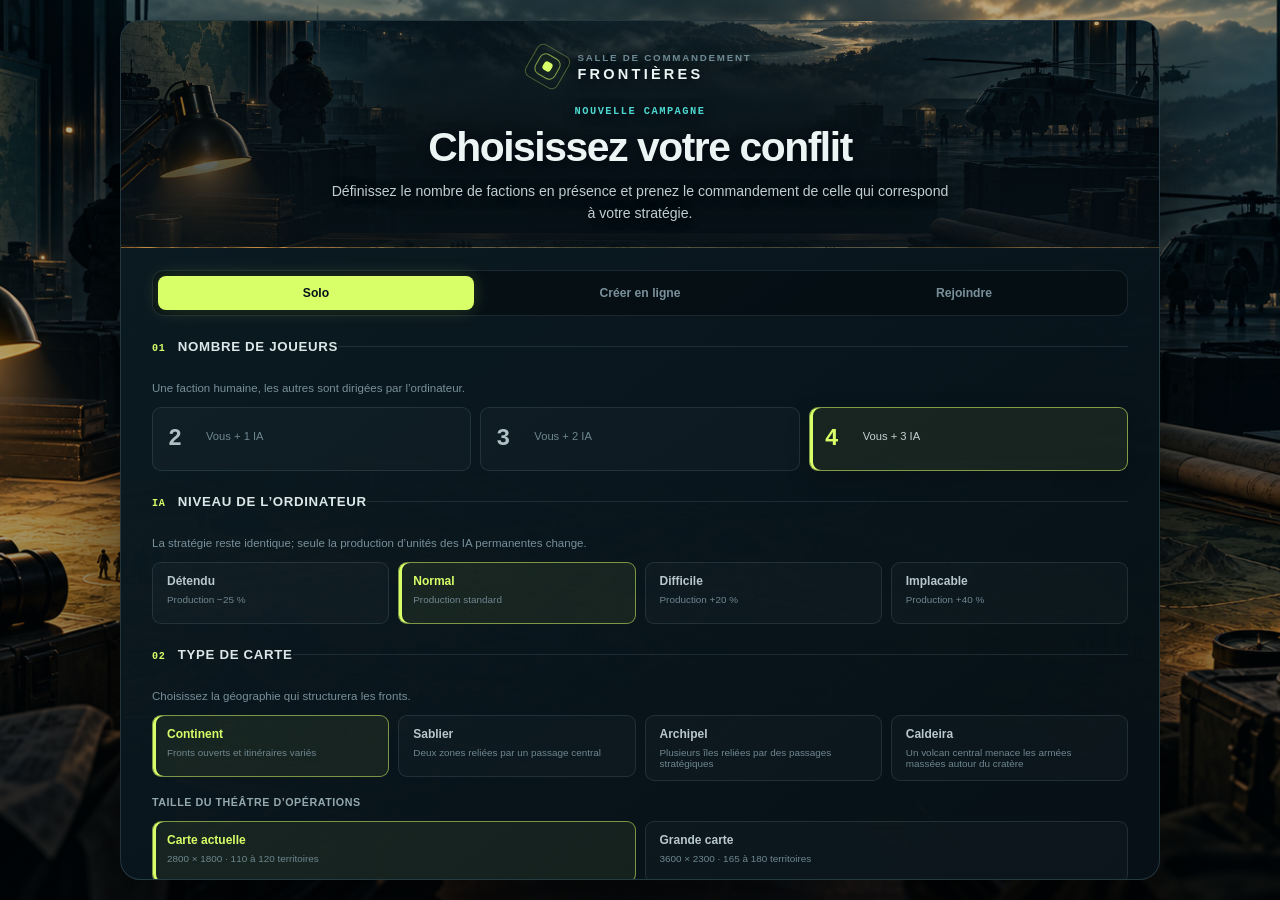
<file: index.html>
<!doctype html>
<html lang="fr">
<head>
    <meta charset="utf-8">
    <meta name="viewport" content="width=device-width, initial-scale=1">
    <meta name="theme-color" content="#071219">
    <meta name="description" content="Frontières — prototype de conquête stratégique en temps réel.">
    <title>Frontières — Conquête en temps réel</title>
    <link rel="stylesheet" href="css/style.css">
</head>
<body>
    <section class="lobby-overlay" id="game-lobby" role="dialog" aria-modal="true" aria-labelledby="lobby-title">
        <div class="lobby-panel">
            <header class="lobby-header">
                <div class="lobby-brand">
                    <div class="brand-mark" aria-hidden="true"><span></span><span></span><span></span></div>
                    <div>
                        <p class="eyebrow">Salle de commandement</p>
                        <span>FRONTIÈRES</span>
                    </div>
                </div>
                <p class="lobby-kicker">Nouvelle campagne</p>
                <h1 id="lobby-title">Choisissez votre conflit</h1>
                <p class="lobby-intro">Définissez le nombre de factions en présence et prenez le commandement de celle qui correspond à votre stratégie.</p>
            </header>

            <form id="lobby-form" class="lobby-form">
                <div class="lobby-mode-choices" role="radiogroup" aria-label="Mode de jeu">
                    <label><input type="radio" name="gameMode" value="solo" checked><span>Solo</span></label>
                    <label><input type="radio" name="gameMode" value="host"><span>Créer en ligne</span></label>
                    <label><input type="radio" name="gameMode" value="join"><span>Rejoindre</span></label>
                </div>

                <fieldset class="lobby-section multiplayer-section" id="multiplayer-options" hidden>
                    <legend><span>01</span> Salon multijoueur</legend>
                    <div class="multiplayer-grid">
                        <label>Votre nom<input type="text" name="playerName" maxlength="24" value="Commandant" autocomplete="nickname"></label>
                        <label id="room-code-field" hidden>Code du salon<input type="text" name="roomCode" minlength="6" maxlength="6" pattern="[A-Za-z0-9]{6}" placeholder="ABC123" autocomplete="one-time-code" aria-describedby="join-code-help"></label>
                        <label id="team-size-field">Format<select name="teamSize"><option value="1">1 contre 1</option><option value="2">2 contre 2</option><option value="3">3 contre 3</option></select></label>
                        <label id="opponent-mode-field">Équipe adverse<select name="opponentMode"><option value="ai">Intelligence artificielle</option><option value="human">Joueurs humains</option></select></label>
                        <label id="preferred-team-field" hidden>Équipe souhaitée<select name="preferredTeam"><option value="1">Équipe 1</option><option value="2">Équipe 2</option></select></label>
                    </div>
                    <p class="network-note">La partie en ligne nécessite Live Server. Une déconnexion conserve votre place pendant 30 secondes.</p>
                    <div class="multiplayer-join-action" id="multiplayer-join-action" hidden>
                        <span id="join-code-help">Le code contient six caractères et provient du joueur qui a créé le salon.</span>
                        <button class="button button-primary" id="join-room" type="submit">Rejoindre le salon</button>
                    </div>
                </fieldset>

                <fieldset class="lobby-section" id="solo-player-options">
                    <legend><span>01</span> Nombre de joueurs</legend>
                    <p>Une faction humaine, les autres sont dirigées par l’ordinateur.</p>
                    <div class="player-count-choices">
                        <label class="player-count-choice">
                            <input type="radio" name="playerCount" value="2">
                            <strong>2</strong>
                            <span>Vous + 1 IA</span>
                        </label>
                        <label class="player-count-choice">
                            <input type="radio" name="playerCount" value="3">
                            <strong>3</strong>
                            <span>Vous + 2 IA</span>
                        </label>
                        <label class="player-count-choice">
                            <input type="radio" name="playerCount" value="4" checked>
                            <strong>4</strong>
                            <span>Vous + 3 IA</span>
                        </label>
                    </div>
                </fieldset>

                <fieldset class="lobby-section" id="ai-difficulty-options">
                    <legend><span>IA</span> Niveau de l’ordinateur</legend>
                    <p>La stratégie reste identique; seule la production d’unités des IA permanentes change.</p>
                    <div class="ai-difficulty-choices">
                        <label><input type="radio" name="aiDifficulty" value="relaxed"><span><strong>Détendu</strong><small>Production −25 %</small></span></label>
                        <label><input type="radio" name="aiDifficulty" value="normal" checked><span><strong>Normal</strong><small>Production standard</small></span></label>
                        <label><input type="radio" name="aiDifficulty" value="hard"><span><strong>Difficile</strong><small>Production +20 %</small></span></label>
                        <label><input type="radio" name="aiDifficulty" value="relentless"><span><strong>Implacable</strong><small>Production +40 %</small></span></label>
                    </div>
                </fieldset>

                <fieldset class="lobby-section" id="map-options">
                    <legend><span>02</span> Type de carte</legend>
                    <p>Choisissez la géographie qui structurera les fronts.</p>
                    <div class="map-type-choices">
                        <label><input type="radio" name="mapType" value="standard" checked><span><strong>Continent</strong><small>Fronts ouverts et itinéraires variés</small></span></label>
                        <label><input type="radio" name="mapType" value="hourglass"><span><strong>Sablier</strong><small>Deux zones reliées par un passage central</small></span></label>
                        <label><input type="radio" name="mapType" value="archipelago"><span><strong>Archipel</strong><small>Plusieurs îles reliées par des passages stratégiques</small></span></label>
                        <label><input type="radio" name="mapType" value="volcano"><span><strong>Caldeira</strong><small>Un volcan central menace les armées massées autour du cratère</small></span></label>
                    </div>
                    <p class="lobby-subheading">Taille du théâtre d’opérations</p>
                    <div class="map-size-choices">
                        <label><input type="radio" name="mapSize" value="standard" checked><span><strong>Carte actuelle</strong><small>2800 × 1800 · 110 à 120 territoires</small></span></label>
                        <label><input type="radio" name="mapSize" value="large"><span><strong>Grande carte</strong><small>3600 × 2300 · 165 à 180 territoires</small></span></label>
                    </div>
                </fieldset>

                <fieldset class="lobby-section faction-section">
                    <legend><span>03</span> Votre faction</legend>
                    <p>Chaque faction possède un avantage qui change votre manière de conquérir.</p>
                    <div class="faction-choices" id="lobby-factions"></div>
                </fieldset>

                <footer class="lobby-footer">
                    <p id="lobby-summary" aria-live="polite"></p>
                    <div class="lobby-footer-actions">
                        <a class="button button-secondary help-link" href="aide.html" target="_blank" rel="noopener">? Aide</a>
                        <button class="button button-primary lobby-start" id="start-game" type="submit">Lancer la partie</button>
                    </div>
                </footer>

                <section class="room-waiting" id="room-waiting" hidden aria-live="polite">
                    <div class="room-waiting-heading">
                        <div><span>CODE DU SALON</span><strong id="room-code-display">------</strong></div>
                        <button class="button button-secondary room-leave" id="leave-room" type="button">Quitter ce salon</button>
                    </div>
                    <p id="room-status">Connexion au salon…</p>
                    <div class="room-player-list" id="room-player-list"></div>
                </section>
            </form>
        </div>
    </section>

    <section class="settings-overlay" id="settings-screen" role="dialog" aria-modal="true" aria-labelledby="settings-title" hidden>
        <div class="settings-panel">
            <header class="settings-header">
                <div>
                    <p class="eyebrow">Configuration locale</p>
                    <h2 id="settings-title">Paramètres</h2>
                    <p>Personnalisez votre expérience sur cet appareil. Les réglages sont sauvegardés automatiquement.</p>
                </div>
                <button class="settings-close" id="close-settings" type="button" aria-label="Fermer les paramètres">×</button>
            </header>

            <div class="settings-content">
                <section class="settings-group" aria-labelledby="audio-settings-title">
                    <div class="settings-group-heading">
                        <span class="settings-group-icon" id="music-volume-icon" aria-hidden="true">&#9835;</span>
                        <div>
                            <p class="eyebrow">Audio</p>
                            <h3 id="audio-settings-title">Musique</h3>
                        </div>
                    </div>
                    <label class="settings-slider-label" for="music-volume">
                        <span>Volume musical</span>
                        <output id="music-volume-output" for="music-volume">22 %</output>
                    </label>
                    <input class="settings-slider" id="music-volume" type="range" min="0" max="100" step="1" value="22" aria-describedby="music-volume-help">
                    <div class="settings-slider-scale" aria-hidden="true"><span>Muet</span><span>Maximum</span></div>
                    <p class="settings-help" id="music-volume-help">Le volume change immédiatement sans interrompre la piste en cours.</p>
                </section>
            </div>

            <footer class="settings-footer">
                <span class="settings-saved-dot" aria-hidden="true"></span>
                Enregistré dans ce navigateur
            </footer>
        </div>
    </section>

    <section class="research-overlay" id="research-screen" role="dialog" aria-modal="true" aria-labelledby="research-title" hidden>
        <div class="research-panel">
            <header class="research-header">
                <div>
                    <p class="eyebrow">Direction scientifique</p>
                    <h2 id="research-title">Arbre de recherche</h2>
                    <p>Une seule technologie peut être étudiée à la fois. Les avantages débloqués sont permanents et cumulatifs.</p>
                </div>
                <button class="research-close" id="close-research" type="button" aria-label="Fermer l’écran de recherche">×</button>
            </header>

            <section class="research-current" aria-live="polite">
                <div class="research-current-icon" id="research-current-icon">⌬</div>
                <div class="research-current-copy">
                    <span class="status-label">Recherche en cours</span>
                    <strong id="research-current-name">Aucune recherche sélectionnée</strong>
                    <span id="research-current-detail">Choisissez un premier palier dans l’un des quatre axes.</span>
                </div>
                <div class="research-progress-block">
                    <div class="research-progress-labels">
                        <span id="research-progress-time">EN ATTENTE</span>
                        <strong id="research-progress-percent">0 %</strong>
                    </div>
                    <div class="research-progress-track"><span id="research-progress-bar"></span></div>
                    <small id="research-rate">Vitesse scientifique ×1,00</small>
                </div>
            </section>

            <div class="research-tree" id="research-tree"></div>
            <footer class="research-footer">
                <span class="live-dot"></span>
                La simulation et les recherches des autres factions continuent pendant que cet écran est ouvert.
            </footer>
        </div>
    </section>

    <section class="victory-overlay" id="victory-screen" role="dialog" aria-modal="true" aria-labelledby="victory-title" hidden>
        <div class="victory-panel">
            <header class="victory-header">
                <p class="eyebrow" id="victory-outcome">Campagne terminée</p>
                <h2 id="victory-title">DOMINATION</h2>
                <p id="victory-subtitle">Une équipe contrôle désormais le continent.</p>
                <div class="victory-meta">
                    <span id="victory-duration">00:00</span>
                    <span>Domination</span>
                    <span id="victory-map">Carte #000000</span>
                </div>
            </header>
            <section class="victory-team" id="victory-team" aria-live="polite"></section>
            <section class="victory-unit-history" aria-labelledby="victory-unit-history-title">
                <header class="victory-unit-history-header">
                    <div>
                        <p class="eyebrow">Rapport des forces</p>
                        <h3 id="victory-unit-history-title">Armées dans le temps</h3>
                    </div>
                    <p>Garnisons et unités en déplacement · survolez le graphique pour comparer un instant précis.</p>
                </header>
                <div class="victory-unit-history-chart">
                    <canvas id="victory-unit-history-canvas" aria-label="Évolution du nombre total d’unités de chaque joueur pendant la partie"></canvas>
                    <div class="unit-history-tooltip" id="victory-unit-history-tooltip" hidden></div>
                </div>
                <div class="victory-unit-history-legend" id="victory-unit-history-legend"></div>
            </section>
            <section class="victory-replay" id="victory-replay" aria-labelledby="victory-replay-title">
                <header class="victory-replay-header">
                    <div>
                        <p class="eyebrow">Chronologie de la campagne</p>
                        <h3 id="victory-replay-title">Progression territoriale</h3>
                    </div>
                    <p id="victory-replay-event" aria-live="polite">Déploiement initial des factions.</p>
                </header>
                <div class="victory-replay-map">
                    <canvas id="victory-replay-canvas" aria-label="Carte animée de la progression territoriale"></canvas>
                    <output id="victory-replay-time">00:00 / 00:00</output>
                </div>
                <div class="victory-replay-legend" id="victory-replay-legend"></div>
                <div class="victory-replay-controls">
                    <button class="button button-secondary replay-start" id="victory-replay-start" type="button">⏮ Début</button>
                    <button class="button button-primary replay-play" id="victory-replay-play" type="button" aria-pressed="false">▶ Rejouer</button>
                    <input id="victory-replay-range" type="range" min="0" max="1" step="1" value="0" aria-label="Position dans la chronologie de la partie">
                    <div class="victory-replay-speeds" aria-label="Vitesse du replay">
                        <button type="button" data-replay-speed="1" class="active" aria-pressed="true">×1</button>
                        <button type="button" data-replay-speed="2" aria-pressed="false">×2</button>
                        <button type="button" data-replay-speed="4" aria-pressed="false">×4</button>
                    </div>
                </div>
            </section>
            <div class="victory-standings" id="victory-standings"></div>
            <footer class="victory-actions">
                <button class="button button-secondary" id="victory-observe" type="button">Voir la carte</button>
                <button class="button button-primary" id="victory-restart" type="button">Nouvelle campagne</button>
            </footer>
        </div>
    </section>

    <div class="app-shell" id="game-app" inert aria-hidden="true">
        <header class="topbar">
            <div class="brand-block">
                <div class="brand-mark" aria-hidden="true"><span></span><span></span><span></span></div>
                <div>
                    <p class="eyebrow">Simulation stratégique</p>
                    <h1>FRONTIÈRES</h1>
                </div>
            </div>

            <section class="commander-status" aria-label="État de votre faction">
                <div class="faction-badge">
                    <span class="faction-dot" id="player-faction-dot"></span>
                    <div>
                        <span class="status-label">Commandement</span>
                        <strong id="player-faction-name">Empire</strong>
                    </div>
                </div>
                <div class="stat-divider"></div>
                <div class="top-stat">
                    <span class="status-label">Territoires</span>
                    <strong id="territory-count">1</strong>
                </div>
                <div class="top-stat">
                    <span class="status-label">Armée totale</span>
                    <strong id="total-units">20</strong>
                </div>
                <div class="top-stat food-stat" id="food-stat">
                    <span class="status-label">Nourriture</span>
                    <strong id="food-supply">20 / 200</strong>
                </div>
                <div class="top-stat accent-stat">
                    <span class="status-label">Production</span>
                    <strong id="production-rate">+12/min</strong>
                </div>
            </section>

            <div class="top-actions">
                <button class="button button-secondary match-summary-button" id="match-summary" type="button" hidden>Bilan</button>
                <div class="ability-controls" aria-label="Capacités stratégiques">
                    <button class="ability-button missile" id="ability-missile" type="button" title="Missile tactique">
                        <span>☄</span><span>Missile<small id="ability-missile-status">Verrouillé</small></span>
                    </button>
                    <button class="ability-button reinforcement" id="ability-reinforcement" type="button" title="Mobilisation d’urgence sur un territoire à vous ou allié">
                        <span>+</span><span>Renfort<small id="ability-reinforcement-status">Verrouillé</small></span>
                    </button>
                    <button class="ability-button paratrooper" id="ability-paratrooper" type="button" title="Largage de parachutistes">
                        <span>♢</span><span>Parachutistes<small id="ability-paratrooper-status">Verrouillé</small></span>
                    </button>
                    <button class="ability-button nuclear" id="ability-nuclear" type="button" title="Bombe nucléaire">
                        <span>☢</span><span>Nucléaire<small id="ability-nuclear-status">Verrouillé</small></span>
                    </button>
                    <button class="ability-button blackout" id="ability-blackout" type="button" title="Brouillage électronique d’une équipe ennemie">
                        <span>▦</span><span>Blackout<small id="ability-blackout-status">Verrouillé</small></span>
                    </button>
                </div>
                <button class="button button-secondary research-button" id="open-research" type="button">
                    <span class="button-icon">⌬</span>
                    <span>Recherche<small id="research-top-status">Disponible</small></span>
                </button>
                <a class="button button-secondary help-link top-help-link" href="aide.html" target="_blank" rel="noopener" title="Ouvrir le manuel dans un nouvel onglet" aria-label="Ouvrir l’aide dans un nouvel onglet">
                    <span class="button-icon">?</span>
                </a>
                <button class="button button-secondary top-settings-button" id="open-settings" type="button" title="Ouvrir les paramètres" aria-label="Ouvrir les paramètres">
                    <span class="button-icon" aria-hidden="true">&#9881;</span>
                </button>
                <button class="button button-secondary" id="toggle-pause" type="button" aria-pressed="false">
                    <span class="button-icon" id="pause-icon">Ⅱ</span>
                    <span id="pause-label">Pause</span>
                </button>
            </div>
        </header>

        <main class="game-layout">
            <section class="map-card" aria-label="Carte stratégique">
                <canvas id="game-canvas" aria-label="Carte des territoires générée aléatoirement"></canvas>

                <div class="territory-tooltip" id="territory-tooltip" role="tooltip" hidden>
                    <header>
                        <i id="territory-tooltip-swatch"></i>
                        <div>
                            <strong id="territory-tooltip-name">Territoire</strong>
                            <small id="territory-tooltip-id">T-00</small>
                        </div>
                    </header>
                    <dl>
                        <div><dt>Propriétaire</dt><dd id="territory-tooltip-owner">Neutre</dd></div>
                        <div><dt>Unités</dt><dd id="territory-tooltip-units">0</dd></div>
                        <div><dt>Terrain</dt><dd id="territory-tooltip-terrain">Plaine</dd></div>
                        <div><dt>Ressource</dt><dd id="territory-tooltip-resource">Aucune</dd></div>
                        <div><dt>Activité</dt><dd id="territory-tooltip-production">Inactive</dd></div>
                    </dl>
                    <p id="territory-tooltip-bonus" hidden></p>
                </div>

                <div class="blackout-overlay" id="blackout-overlay" hidden aria-live="assertive">
                    <div class="blackout-alert">
                        <span>COMMUNICATIONS INTERROMPUES</span>
                        <strong>BLACKOUT</strong>
                        <small><span id="blackout-source">Brouillage ennemi</span> · <b id="blackout-countdown">18 S</b></small>
                    </div>
                </div>

                <section class="attack-panel attack-popup" id="attack-panel" hidden role="dialog" aria-modal="false" aria-labelledby="attack-popup-title">
                    <header class="attack-popup-header">
                        <span id="attack-popup-title">Ordre tactique</span>
                        <button id="attack-cancel-button" type="button" title="Annuler la cible" aria-label="Annuler la cible">×</button>
                    </header>
                    <div class="attack-route">
                        <div>
                            <span class="detail-label">Origine</span>
                            <strong id="attack-source">—</strong>
                        </div>
                        <span class="route-arrow" id="route-arrow">⟶</span>
                        <div class="route-target">
                            <span class="detail-label">Cible</span>
                            <strong id="attack-target">—</strong>
                        </div>
                    </div>
                    <div class="route-summary" id="route-summary" hidden></div>
                    <div class="continuous-options" id="continuous-control" hidden>
                        <label class="continuous-control">
                            <input type="checkbox" id="continuous-route">
                            <span class="continuous-switch" aria-hidden="true"></span>
                            <span>
                                <strong>Flux continu</strong>
                                <small>Transmettre chaque nouvelle unité produite</small>
                            </span>
                        </label>
                        <label class="relay-all-control" id="relay-all-control">
                            <input type="checkbox" id="relay-all-reinforcements">
                            <span class="relay-check" aria-hidden="true">✓</span>
                            <span>
                                <strong>Tout relayer · Hub</strong>
                                <small>Envoie la garnison disponible puis toutes les arrivées</small>
                            </span>
                        </label>
                    </div>
                    <div id="unit-send-controls">
                        <label class="unit-control" for="attack-units">
                            <span>Unités à envoyer</span>
                            <output id="attack-output">1</output>
                        </label>
                        <input type="range" id="attack-units" min="1" max="1" value="1">
                        <div class="range-labels"><span>1</span><span id="attack-max">1 max.</span></div>
                    </div>
                    <button class="button attack-button" id="attack-button" type="button">
                        Lancer l’offensive <span>⟶</span>
                    </button>
                </section>

                <div class="map-corner map-meta">
                    <span class="live-dot"></span>
                    <span id="simulation-status">SIMULATION ACTIVE</span>
                    <span class="meta-separator">•</span>
                    <span id="map-seed">CARTE #000000</span>
                </div>

                <div class="map-corner map-help" id="map-help">
                    <span class="mouse-icon" aria-hidden="true"></span>
                    <span>Shift + clic : groupe · Clic milieu : menu logistique · Clic droit : convoi · Ctrl + glisser droit : transfert · Alt + glisser droit : flux</span>
                </div>

                <div class="map-legend" aria-label="Légende des factions" id="faction-legend"></div>
                <section class="minimap-panel" id="minimap-panel" aria-label="Mini-carte stratégique">
                    <header class="minimap-header">
                        <span><i></i> Vue stratégique</span>
                        <button id="toggle-minimap" type="button" aria-expanded="true" title="Réduire la mini-carte">−</button>
                    </header>
                    <div class="minimap-body">
                        <canvas id="minimap-canvas" aria-label="Mini-carte — cliquez ou glissez pour déplacer la caméra"></canvas>
                        <span class="minimap-hint">Cliquer ou glisser pour naviguer</span>
                    </div>
                </section>
                <div class="map-navigation" aria-label="Navigation de la carte">
                    <button id="zoom-out" type="button" title="Dézoomer" aria-label="Dézoomer">−</button>
                    <span id="zoom-level">72 %</span>
                    <button id="zoom-in" type="button" title="Zoomer" aria-label="Zoomer">+</button>
                    <button id="center-map" type="button" title="Recentrer sur votre faction" aria-label="Recentrer sur votre faction">⌖</button>
                </div>
                <div class="toast" id="toast" role="status" aria-live="polite"></div>
            </section>

            <aside class="side-panel" aria-label="Informations du territoire">
                <div class="panel-heading">
                    <div>
                        <p class="eyebrow">Renseignement</p>
                        <h2 id="territory-name">Aucun territoire</h2>
                    </div>
                    <span class="territory-id" id="territory-id">—</span>
                </div>

                <div id="empty-selection" class="empty-state">
                    <div class="radar-visual" aria-hidden="true">
                        <span></span><span></span><span></span>
                    </div>
                    <h3>En attente d’ordres</h3>
                    <p>Cliquez sur un territoire coloré pour afficher ses renseignements et préparer une offensive.</p>
                </div>

                <div id="territory-details" class="territory-details" hidden>
                    <div class="owner-row">
                        <span class="owner-swatch" id="owner-swatch"></span>
                        <div>
                            <span class="detail-label">Contrôle</span>
                            <strong id="owner-name">Neutre</strong>
                        </div>
                        <div class="unit-total">
                            <span class="detail-label">Unités</span>
                            <strong id="selected-units">0</strong>
                        </div>
                    </div>

                    <div class="detail-grid">
                        <div class="detail-card">
                            <span class="detail-icon" id="terrain-icon">◇</span>
                            <span class="detail-label">Terrain</span>
                            <strong id="terrain-name">Plaine</strong>
                        </div>
                        <div class="detail-card">
                            <span class="detail-icon">◆</span>
                            <span class="detail-label">Ressource</span>
                            <strong id="resource-name">Aucune</strong>
                        </div>
                    </div>

                    <section class="production-mode-panel" id="production-mode-panel" hidden>
                        <div class="section-title-row">
                            <h3>Affectation du territoire</h3>
                            <span id="production-mode-status">RECRUTEMENT</span>
                        </div>
                        <div class="production-mode-buttons">
                            <button id="mode-units" type="button">⚔ Recruter</button>
                            <button id="mode-food" type="button">♨ Nourriture</button>
                            <button id="mode-research" type="button">⌬ Recherche</button>
                        </div>
                        <p id="production-mode-detail"></p>
                    </section>

                    <section class="minefield-panel" id="minefield-panel" hidden>
                        <div class="section-title-row">
                            <h3>Défense minée</h3>
                            <span class="minefield-status" id="minefield-status">À RECHERCHER</span>
                        </div>
                        <div class="minefield-progress" id="minefield-progress" hidden><span id="minefield-progress-bar"></span></div>
                        <p id="minefield-detail">Recherchez Champs de mines dans l’axe Défense.</p>
                        <button class="minefield-build-button" id="minefield-build" type="button">Miner le territoire · 40 s</button>
                    </section>

                    <section class="railroad-panel" id="railroad-panel" hidden>
                        <div class="section-title-row">
                            <h3>Infrastructure ferroviaire</h3>
                            <span class="railroad-status" id="railroad-status">À RECHERCHER</span>
                        </div>
                        <div class="railroad-progress" id="railroad-progress" hidden><span id="railroad-progress-bar"></span></div>
                        <p id="railroad-detail">Recherchez Réseau ferroviaire dans l’axe Construction.</p>
                        <button class="railroad-build-button" id="railroad-build" type="button">Construire · 45 s</button>
                    </section>

                    <section class="building-panel" id="building-panel" hidden>
                        <div class="section-title-row">
                            <h3 id="building-name">Bâtiment territorial</h3>
                            <span class="building-status" id="building-status">À RECHERCHER</span>
                        </div>
                        <div class="building-progress" id="building-progress" hidden><span id="building-progress-bar"></span></div>
                        <p id="building-detail">Les bâtiments disponibles dépendent du terrain.</p>
                        <button class="building-build-button" id="building-build" type="button">Construire</button>
                    </section>

                    <section class="wonder-panel" id="wonder-panel" hidden>
                        <div class="section-title-row">
                            <h3 id="wonder-name">Merveille nationale</h3>
                            <span class="wonder-status" id="wonder-status">À RECHERCHER</span>
                        </div>
                        <div class="wonder-progress" id="wonder-progress" hidden><span id="wonder-progress-bar"></span></div>
                        <select id="wonder-choice" aria-label="Merveille à construire" hidden></select>
                        <p id="wonder-detail">Terminez une recherche ultime pour débloquer une merveille.</p>
                        <button class="wonder-build-button" id="wonder-build" type="button">Construire la merveille</button>
                    </section>

                    <section class="bonus-section">
                        <div class="section-title-row">
                            <h3>Avantages locaux</h3>
                            <span class="production-chip" id="territory-production">+0/min</span>
                        </div>
                        <ul class="bonus-list" id="bonus-list"></ul>
                    </section>

                    <section class="airport-panel" id="airport-panel" hidden>
                        <div class="section-title-row">
                            <h3>Escadrille automatique</h3>
                            <span class="airport-status" id="airport-status">PRÊTE</span>
                        </div>
                        <p id="airport-detail">Les bombardiers recherchent automatiquement une cible ennemie visible dans un rayon de quatre frontières.</p>
                    </section>

                    <section class="active-route-panel" id="active-route-panel" hidden>
                        <div class="section-title-row">
                            <h3>Flux logistique actif</h3>
                            <span class="route-status" id="active-route-status">EN LIGNE</span>
                        </div>
                        <div class="active-route-line">
                            <span id="active-route-source">—</span>
                            <span>⇢</span>
                            <strong id="active-route-target">—</strong>
                        </div>
                        <div class="route-stats">
                            <span><strong id="route-dispatched">0</strong> expédiées</span>
                            <span><strong id="route-delivered">0</strong> livrées</span>
                            <span id="route-relayed-row" hidden><strong id="route-relayed">0</strong> relayées</span>
                        </div>
                        <button class="stop-route-button" id="stop-route-button" type="button">Arrêter le flux</button>
                    </section>

                    <div class="selection-tip" id="selection-tip">
                        <span>⌖</span>
                        <p>Clic gauche sur un voisin pour agir. Recliquer désélectionne. Clic milieu fait converger la production ; Ctrl transfère et Alt crée un flux.</p>
                    </div>
                </div>
            </aside>
        </main>

    </div>

    <script defer src="js/data/territoryTypes.js"></script>
    <script defer src="js/data/factions.js"></script>
    <script defer src="js/data/installations.js"></script>
    <script defer src="js/data/technologies.js"></script>
    <script defer src="js/data/wonders.js"></script>
    <script defer src="js/data/buildings.js"></script>
    <script defer src="js/data/worldEvents.js"></script>
    <script defer src="js/data/mapSizes.js"></script>
    <script defer src="js/network/firebaseConfig.js"></script>
    <script defer src="js/utils/geometry.js"></script>
    <script defer src="js/game/Territory.js"></script>
    <script defer src="js/game/Faction.js"></script>
    <script defer src="js/game/Army.js"></script>
    <script defer src="js/game/ReinforcementRoute.js"></script>
    <script defer src="js/game/MatchTimeline.js"></script>
    <script defer src="js/game/GameState.js"></script>
    <script defer src="js/game/MapGenerator.js"></script>
    <script defer src="js/game/CombatSystem.js"></script>
    <script defer src="js/game/EventSystem.js"></script>
    <script defer src="js/game/AIResearch.js"></script>
    <script defer src="js/game/AIConstruction.js"></script>
    <script defer src="js/game/AICombat.js"></script>
    <script defer src="js/game/AISystem.js"></script>
    <script defer src="js/game/TeamSignalSystem.js"></script>
    <script defer src="js/game/Game.js"></script>
    <script defer src="js/audio/AudioManager.js"></script>
    <script defer src="js/render/TeamSignalRenderer.js"></script>
    <script defer src="js/render/MapRenderer.js"></script>
    <script defer src="js/render/MiniMapRenderer.js"></script>
    <script defer src="js/render/ReplayMapRenderer.js"></script>
    <script defer src="js/render/UnitHistoryChart.js"></script>
    <script defer src="js/input/InputManager.js"></script>
    <script defer src="js/ui/LobbyController.js"></script>
    <script defer src="js/network/FirebaseMultiplayer.js"></script>
    <script defer src="js/ui/UIController.js"></script>
    <script defer src="js/ui/TeamSignalController.js"></script>
    <script defer src="js/ui/LogisticsMenuController.js"></script>
    <script defer src="js/ui/VictoryReplayController.js"></script>
    <script defer src="js/main.js"></script>
</body>
</html>
</file>
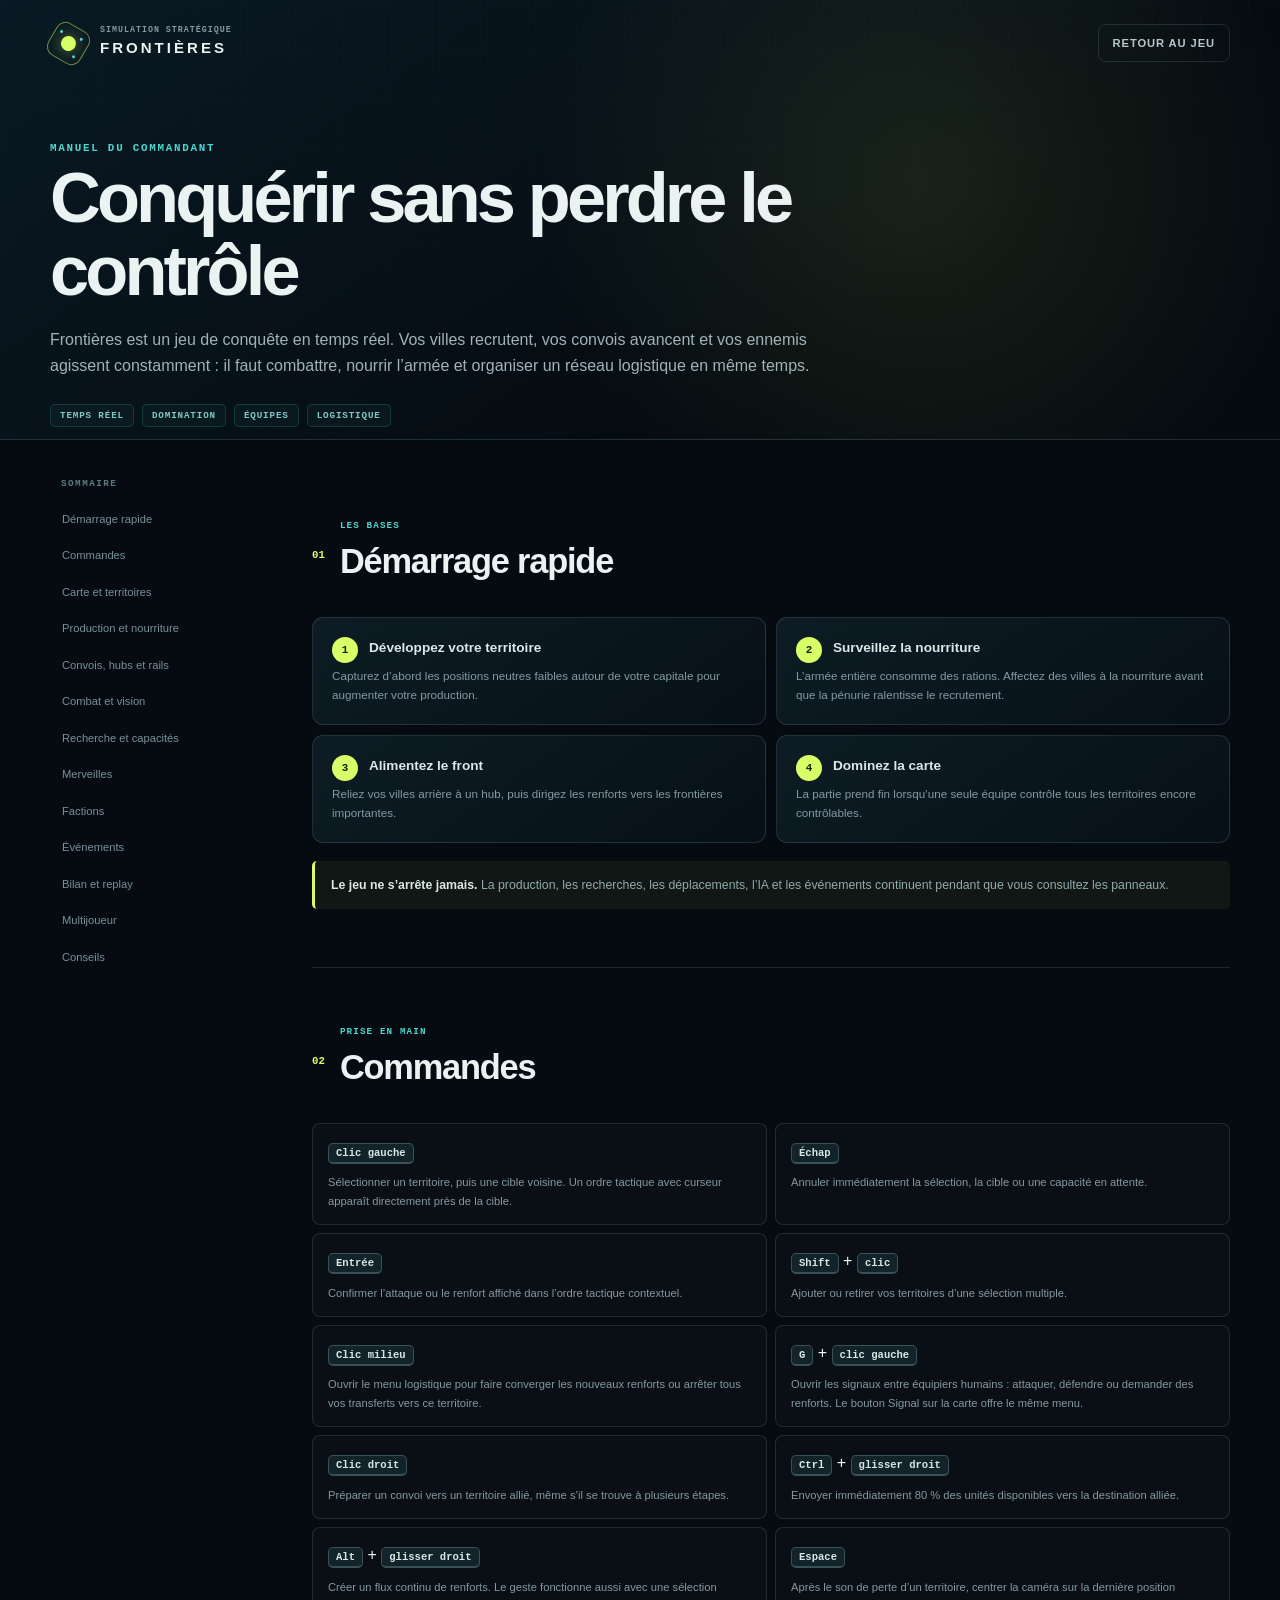
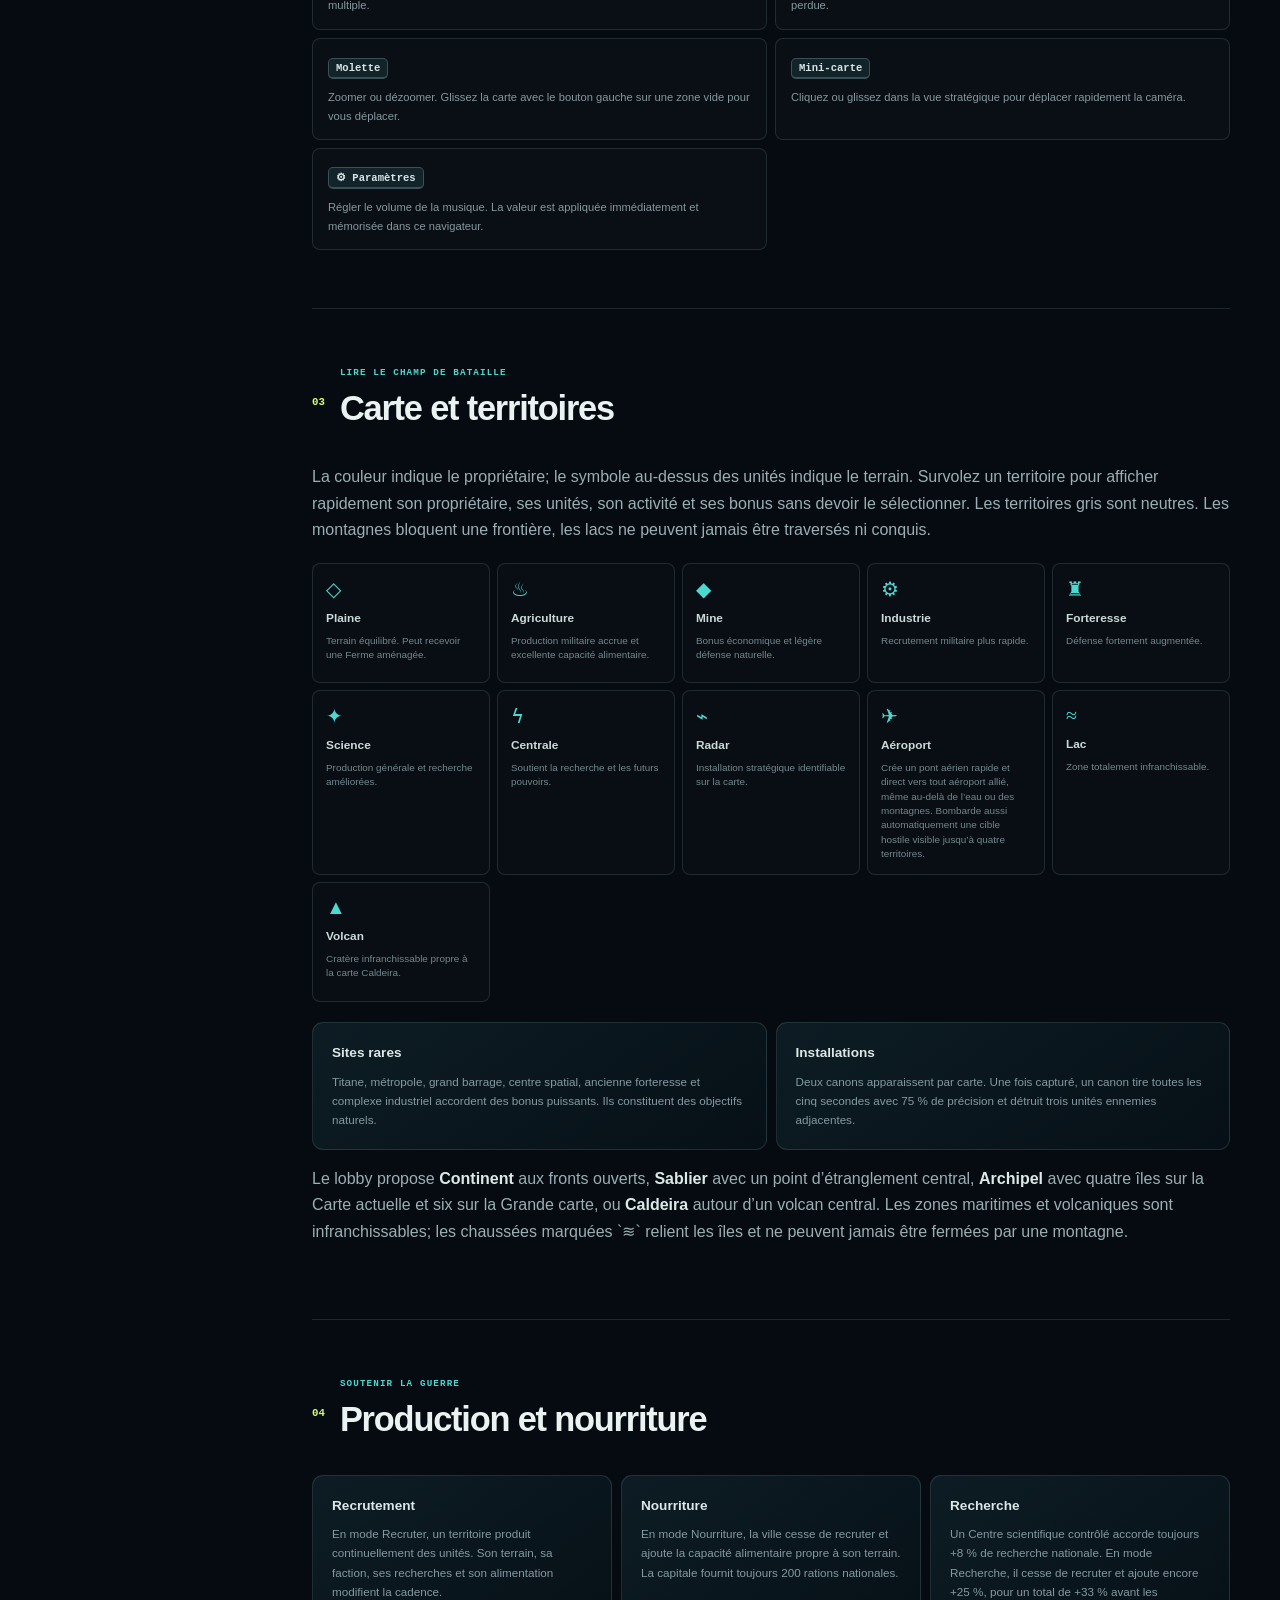
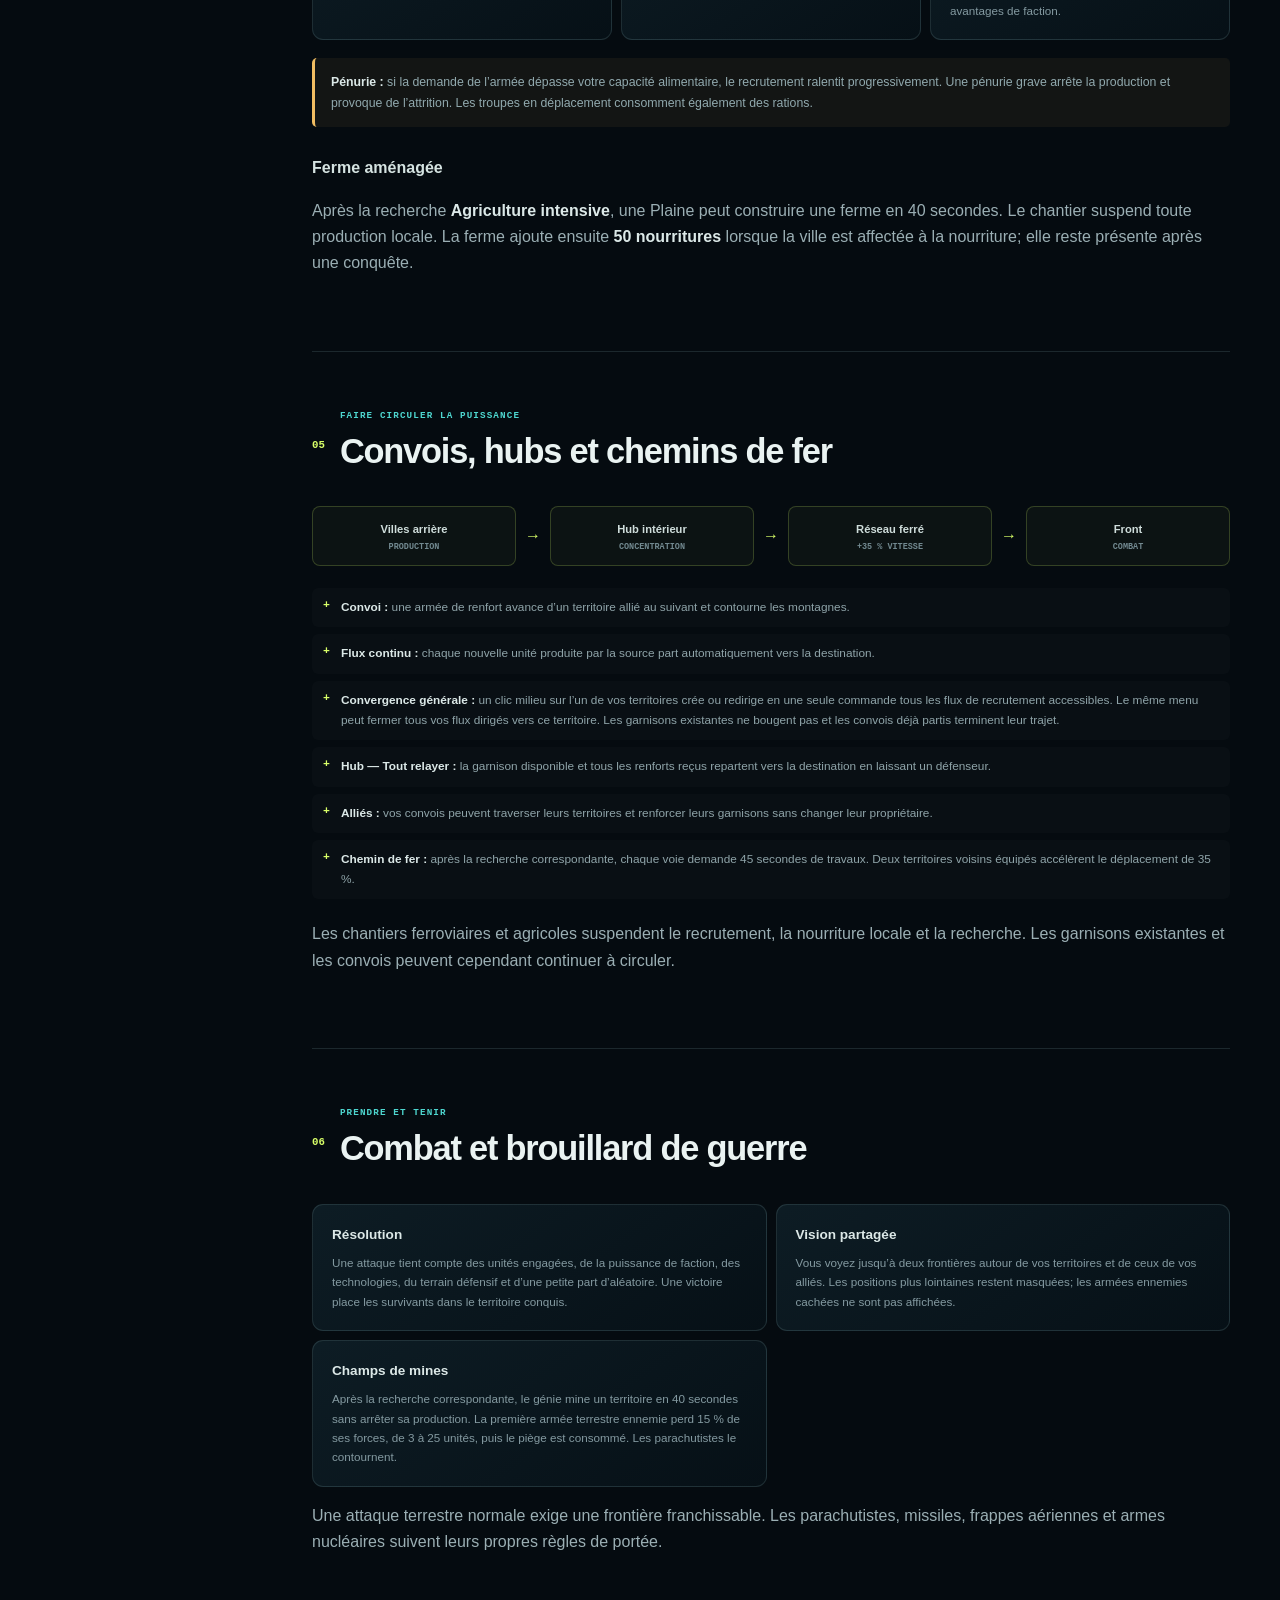
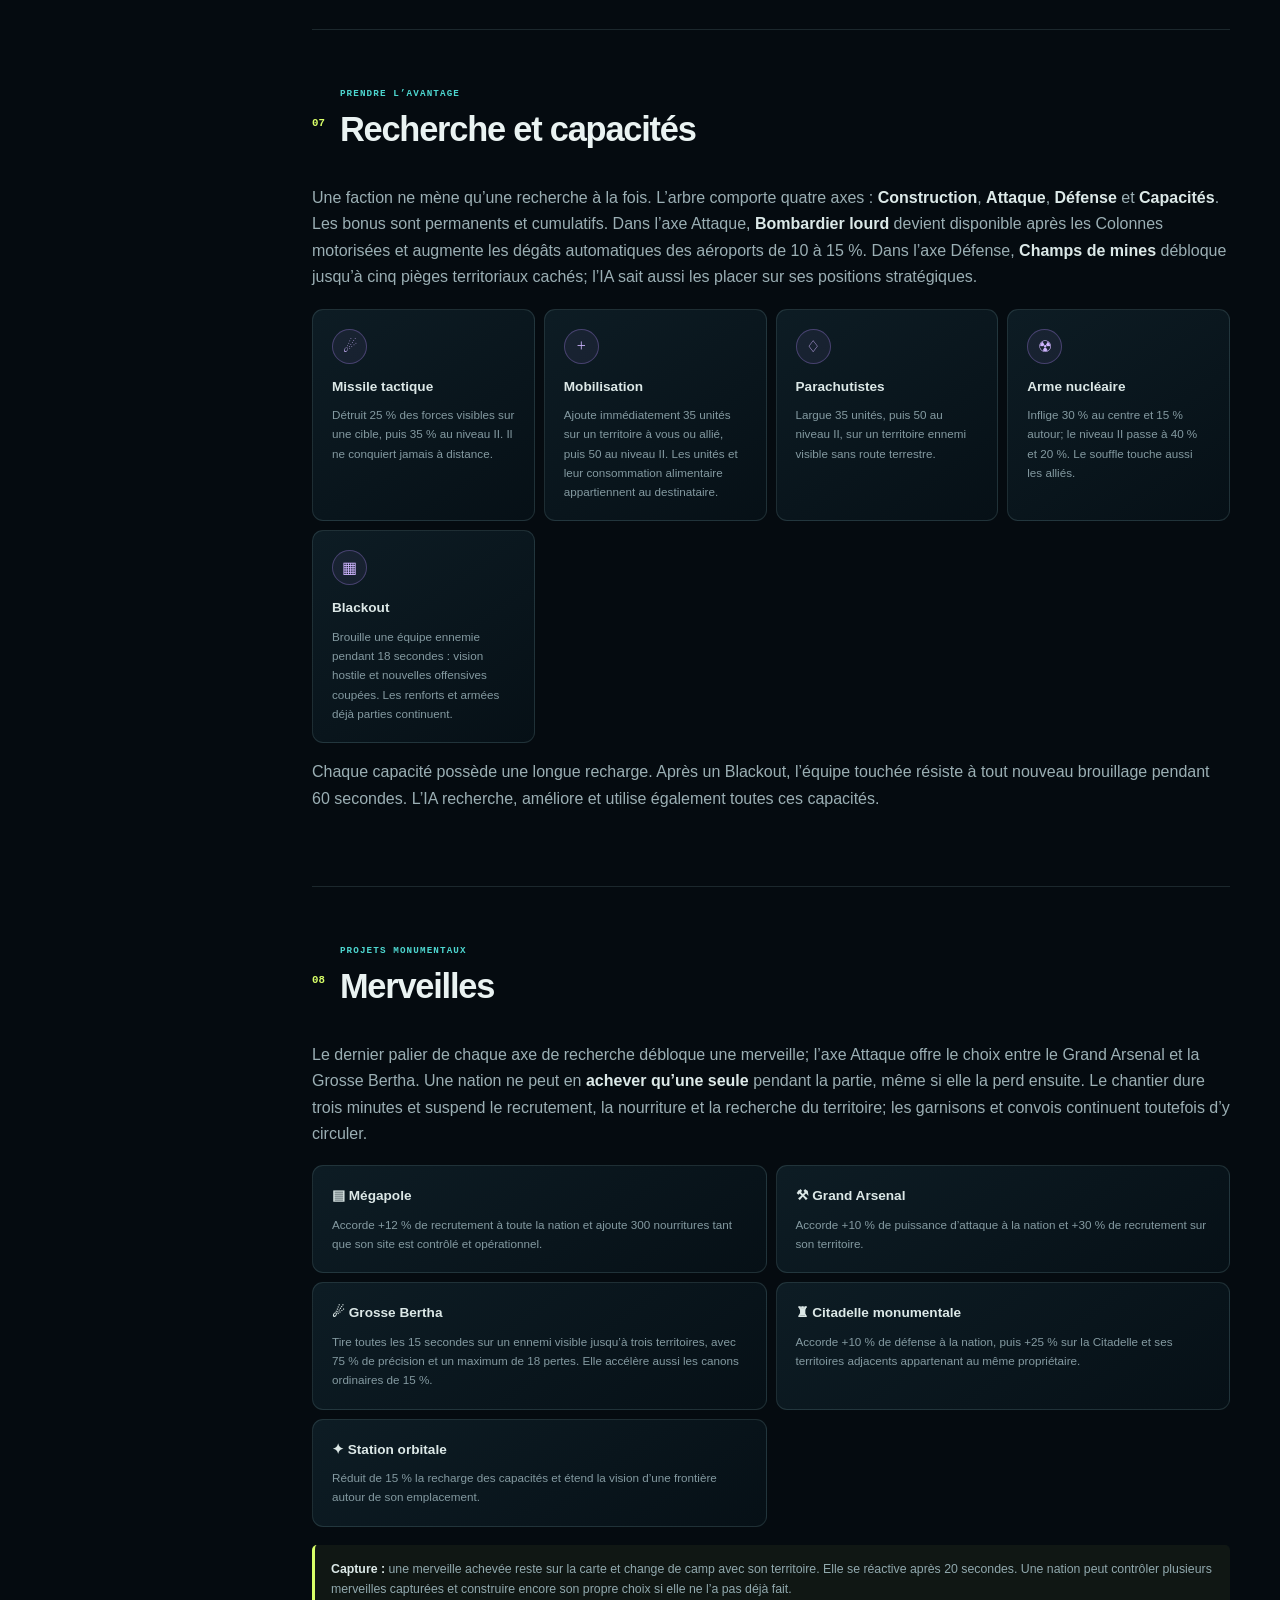
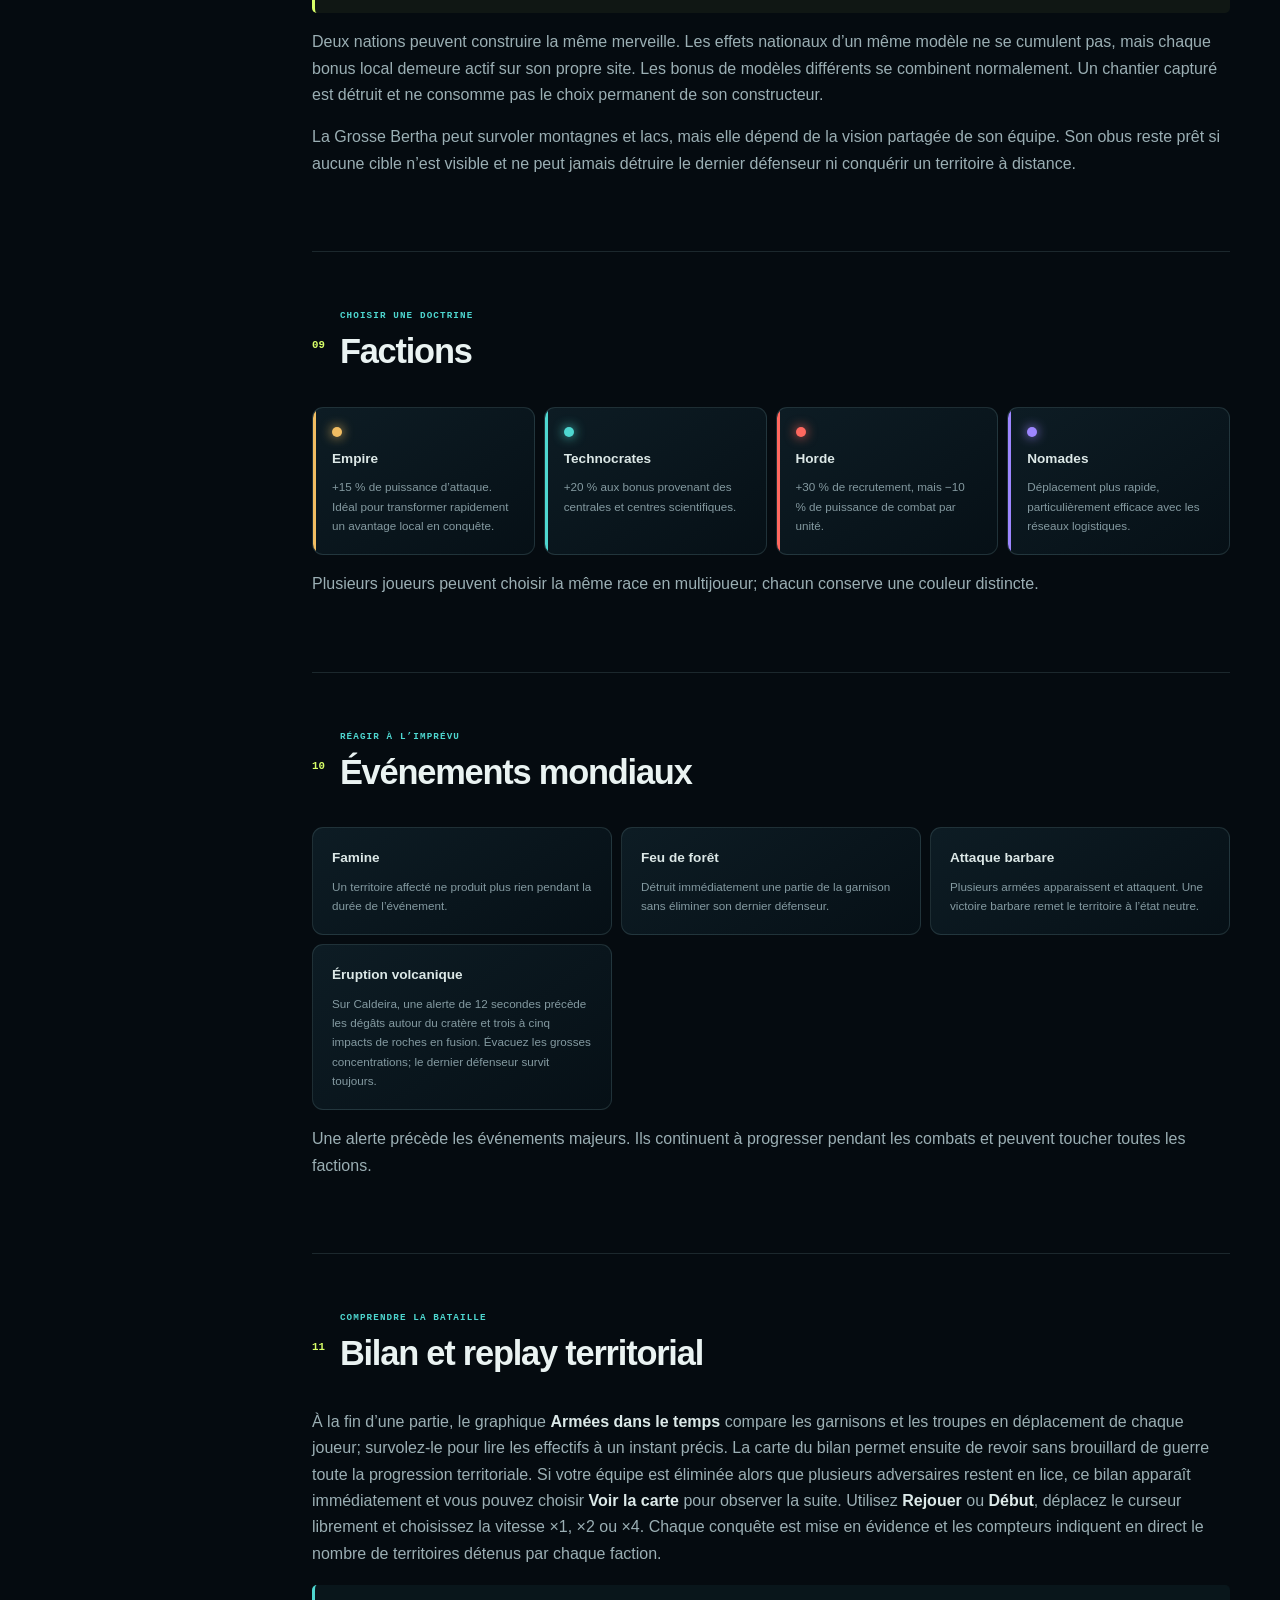
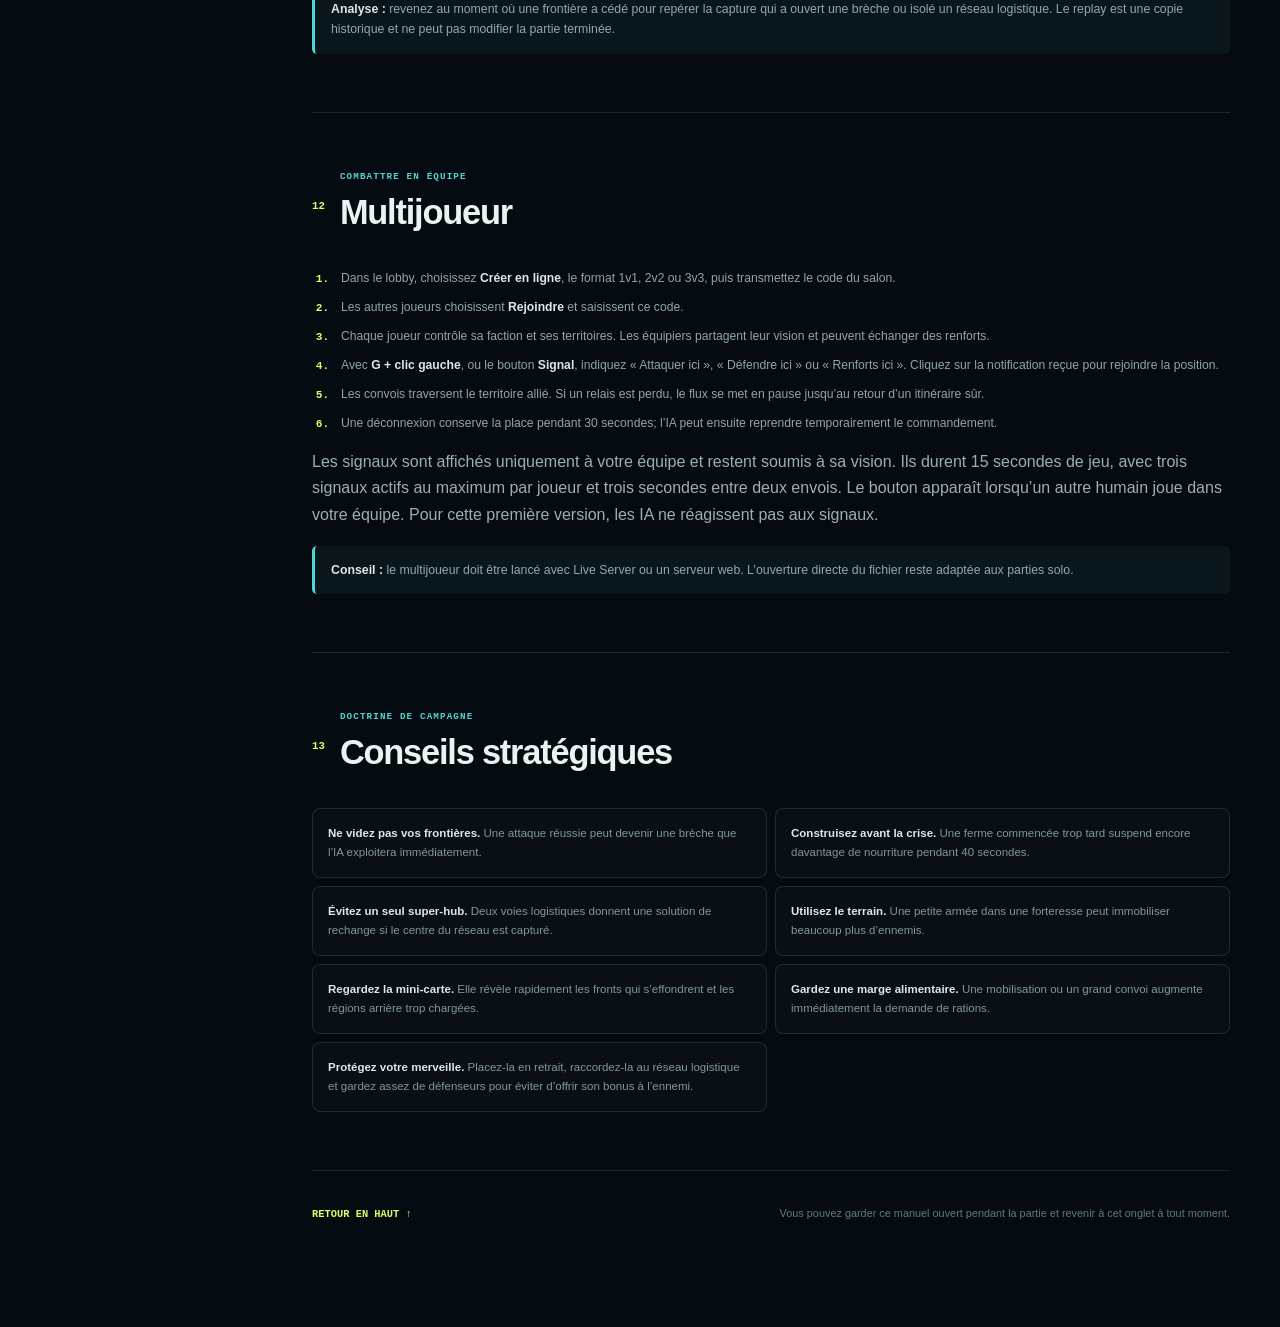
<file: aide.html>
<!doctype html>
<html lang="fr">
<head>
    <meta charset="utf-8">
    <meta name="viewport" content="width=device-width, initial-scale=1">
    <meta name="theme-color" content="#071219">
    <meta name="description" content="Manuel de jeu de Frontières, jeu de conquête stratégique en temps réel.">
    <title>Aide — Frontières</title>
    <link rel="stylesheet" href="css/help.css">
</head>
<body>
    <header class="help-hero" id="haut">
        <div class="hero-grid" aria-hidden="true"></div>
        <nav class="hero-bar" aria-label="Navigation principale">
            <a class="brand" href="index.html" title="Retourner au jeu">
                <span class="brand-mark"><i></i><i></i><i></i></span>
                <span><small>Simulation stratégique</small>FRONTIÈRES</span>
            </a>
            <a class="return-link" href="index.html">Retour au jeu</a>
        </nav>
        <div class="hero-copy">
            <p class="eyebrow">Manuel du commandant</p>
            <h1>Conquérir sans perdre le contrôle</h1>
            <p>Frontières est un jeu de conquête en temps réel. Vos villes recrutent, vos convois avancent et vos ennemis agissent constamment : il faut combattre, nourrir l’armée et organiser un réseau logistique en même temps.</p>
            <div class="hero-tags"><span>Temps réel</span><span>Domination</span><span>Équipes</span><span>Logistique</span></div>
        </div>
    </header>

    <div class="help-layout">
        <aside class="help-nav">
            <strong>Sommaire</strong>
            <a href="#demarrage">Démarrage rapide</a>
            <a href="#commandes">Commandes</a>
            <a href="#territoires">Carte et territoires</a>
            <a href="#production">Production et nourriture</a>
            <a href="#logistique">Convois, hubs et rails</a>
            <a href="#combat">Combat et vision</a>
            <a href="#recherche">Recherche et capacités</a>
            <a href="#merveilles">Merveilles</a>
            <a href="#factions">Factions</a>
            <a href="#evenements">Événements</a>
            <a href="#bilan">Bilan et replay</a>
            <a href="#multijoueur">Multijoueur</a>
            <a href="#conseils">Conseils</a>
        </aside>

        <main class="help-content">
            <section class="guide-section" id="demarrage">
                <div class="section-heading"><span>01</span><div><p>Les bases</p><h2>Démarrage rapide</h2></div></div>
                <div class="steps">
                    <article><b>1</b><h3>Développez votre territoire</h3><p>Capturez d’abord les positions neutres faibles autour de votre capitale pour augmenter votre production.</p></article>
                    <article><b>2</b><h3>Surveillez la nourriture</h3><p>L’armée entière consomme des rations. Affectez des villes à la nourriture avant que la pénurie ralentisse le recrutement.</p></article>
                    <article><b>3</b><h3>Alimentez le front</h3><p>Reliez vos villes arrière à un hub, puis dirigez les renforts vers les frontières importantes.</p></article>
                    <article><b>4</b><h3>Dominez la carte</h3><p>La partie prend fin lorsqu’une seule équipe contrôle tous les territoires encore contrôlables.</p></article>
                </div>
                <div class="callout accent"><strong>Le jeu ne s’arrête jamais.</strong> La production, les recherches, les déplacements, l’IA et les événements continuent pendant que vous consultez les panneaux.</div>
            </section>

            <section class="guide-section" id="commandes">
                <div class="section-heading"><span>02</span><div><p>Prise en main</p><h2>Commandes</h2></div></div>
                <div class="control-grid">
                    <div><kbd>Clic gauche</kbd><p>Sélectionner un territoire, puis une cible voisine. Un ordre tactique avec curseur apparaît directement près de la cible.</p></div>
                    <div><kbd>Échap</kbd><p>Annuler immédiatement la sélection, la cible ou une capacité en attente.</p></div>
                    <div><kbd>Entrée</kbd><p>Confirmer l’attaque ou le renfort affiché dans l’ordre tactique contextuel.</p></div>
                    <div><kbd>Shift</kbd> + <kbd>clic</kbd><p>Ajouter ou retirer vos territoires d’une sélection multiple.</p></div>
                    <div><kbd>Clic milieu</kbd><p>Ouvrir le menu logistique pour faire converger les nouveaux renforts ou arrêter tous vos transferts vers ce territoire.</p></div>
                    <div><kbd>G</kbd> + <kbd>clic gauche</kbd><p>Ouvrir les signaux entre équipiers humains : attaquer, défendre ou demander des renforts. Le bouton Signal sur la carte offre le même menu.</p></div>
                    <div><kbd>Clic droit</kbd><p>Préparer un convoi vers un territoire allié, même s’il se trouve à plusieurs étapes.</p></div>
                    <div><kbd>Ctrl</kbd> + <kbd>glisser droit</kbd><p>Envoyer immédiatement 80 % des unités disponibles vers la destination alliée.</p></div>
                    <div><kbd>Alt</kbd> + <kbd>glisser droit</kbd><p>Créer un flux continu de renforts. Le geste fonctionne aussi avec une sélection multiple.</p></div>
                    <div><kbd>Espace</kbd><p>Après le son de perte d’un territoire, centrer la caméra sur la dernière position perdue.</p></div>
                    <div><kbd>Molette</kbd><p>Zoomer ou dézoomer. Glissez la carte avec le bouton gauche sur une zone vide pour vous déplacer.</p></div>
                    <div><kbd>Mini-carte</kbd><p>Cliquez ou glissez dans la vue stratégique pour déplacer rapidement la caméra.</p></div>
                    <div><kbd>⚙ Paramètres</kbd><p>Régler le volume de la musique. La valeur est appliquée immédiatement et mémorisée dans ce navigateur.</p></div>
                </div>
            </section>

            <section class="guide-section" id="territoires">
                <div class="section-heading"><span>03</span><div><p>Lire le champ de bataille</p><h2>Carte et territoires</h2></div></div>
                <p>La couleur indique le propriétaire; le symbole au-dessus des unités indique le terrain. Survolez un territoire pour afficher rapidement son propriétaire, ses unités, son activité et ses bonus sans devoir le sélectionner. Les territoires gris sont neutres. Les montagnes bloquent une frontière, les lacs ne peuvent jamais être traversés ni conquis.</p>
                <div class="terrain-grid">
                    <article><i>◇</i><strong>Plaine</strong><span>Terrain équilibré. Peut recevoir une Ferme aménagée.</span></article>
                    <article><i>♨</i><strong>Agriculture</strong><span>Production militaire accrue et excellente capacité alimentaire.</span></article>
                    <article><i>◆</i><strong>Mine</strong><span>Bonus économique et légère défense naturelle.</span></article>
                    <article><i>⚙</i><strong>Industrie</strong><span>Recrutement militaire plus rapide.</span></article>
                    <article><i>♜</i><strong>Forteresse</strong><span>Défense fortement augmentée.</span></article>
                    <article><i>✦</i><strong>Science</strong><span>Production générale et recherche améliorées.</span></article>
                    <article><i>ϟ</i><strong>Centrale</strong><span>Soutient la recherche et les futurs pouvoirs.</span></article>
                    <article><i>⌁</i><strong>Radar</strong><span>Installation stratégique identifiable sur la carte.</span></article>
                    <article><i>✈</i><strong>Aéroport</strong><span>Crée un pont aérien rapide et direct vers tout aéroport allié, même au-delà de l’eau ou des montagnes. Bombarde aussi automatiquement une cible hostile visible jusqu’à quatre territoires.</span></article>
                    <article><i>≈</i><strong>Lac</strong><span>Zone totalement infranchissable.</span></article>
                    <article><i>▲</i><strong>Volcan</strong><span>Cratère infranchissable propre à la carte Caldeira.</span></article>
                </div>
                <div class="two-columns">
                    <article class="info-card"><h3>Sites rares</h3><p>Titane, métropole, grand barrage, centre spatial, ancienne forteresse et complexe industriel accordent des bonus puissants. Ils constituent des objectifs naturels.</p></article>
                    <article class="info-card"><h3>Installations</h3><p>Deux canons apparaissent par carte. Une fois capturé, un canon tire toutes les cinq secondes avec 75 % de précision et détruit trois unités ennemies adjacentes.</p></article>
                </div>
                <p>Le lobby propose <strong>Continent</strong> aux fronts ouverts, <strong>Sablier</strong> avec un point d’étranglement central, <strong>Archipel</strong> avec quatre îles sur la Carte actuelle et six sur la Grande carte, ou <strong>Caldeira</strong> autour d’un volcan central. Les zones maritimes et volcaniques sont infranchissables; les chaussées marquées `≋` relient les îles et ne peuvent jamais être fermées par une montagne.</p>
            </section>

            <section class="guide-section" id="production">
                <div class="section-heading"><span>04</span><div><p>Soutenir la guerre</p><h2>Production et nourriture</h2></div></div>
                <div class="three-columns">
                    <article class="info-card"><h3>Recrutement</h3><p>En mode Recruter, un territoire produit continuellement des unités. Son terrain, sa faction, ses recherches et son alimentation modifient la cadence.</p></article>
                    <article class="info-card"><h3>Nourriture</h3><p>En mode Nourriture, la ville cesse de recruter et ajoute la capacité alimentaire propre à son terrain. La capitale fournit toujours 200 rations nationales.</p></article>
                    <article class="info-card"><h3>Recherche</h3><p>Un Centre scientifique contrôlé accorde toujours +8 % de recherche nationale. En mode Recherche, il cesse de recruter et ajoute encore +25 %, pour un total de +33 % avant les avantages de faction.</p></article>
                </div>
                <div class="callout warning"><strong>Pénurie :</strong> si la demande de l’armée dépasse votre capacité alimentaire, le recrutement ralentit progressivement. Une pénurie grave arrête la production et provoque de l’attrition. Les troupes en déplacement consomment également des rations.</div>
                <h3 class="subheading">Ferme aménagée</h3>
                <p>Après la recherche <strong>Agriculture intensive</strong>, une Plaine peut construire une ferme en 40 secondes. Le chantier suspend toute production locale. La ferme ajoute ensuite <strong>50 nourritures</strong> lorsque la ville est affectée à la nourriture; elle reste présente après une conquête.</p>
            </section>

            <section class="guide-section" id="logistique">
                <div class="section-heading"><span>05</span><div><p>Faire circuler la puissance</p><h2>Convois, hubs et chemins de fer</h2></div></div>
                <div class="logistics-flow" aria-label="Exemple de réseau logistique">
                    <span>Villes arrière<small>Production</small></span><b>→</b><span>Hub intérieur<small>Concentration</small></span><b>→</b><span>Réseau ferré<small>+35 % vitesse</small></span><b>→</b><span>Front<small>Combat</small></span>
                </div>
                <ul class="feature-list">
                    <li><strong>Convoi :</strong> une armée de renfort avance d’un territoire allié au suivant et contourne les montagnes.</li>
                    <li><strong>Flux continu :</strong> chaque nouvelle unité produite par la source part automatiquement vers la destination.</li>
                    <li><strong>Convergence générale :</strong> un clic milieu sur l’un de vos territoires crée ou redirige en une seule commande tous les flux de recrutement accessibles. Le même menu peut fermer tous vos flux dirigés vers ce territoire. Les garnisons existantes ne bougent pas et les convois déjà partis terminent leur trajet.</li>
                    <li><strong>Hub — Tout relayer :</strong> la garnison disponible et tous les renforts reçus repartent vers la destination en laissant un défenseur.</li>
                    <li><strong>Alliés :</strong> vos convois peuvent traverser leurs territoires et renforcer leurs garnisons sans changer leur propriétaire.</li>
                    <li><strong>Chemin de fer :</strong> après la recherche correspondante, chaque voie demande 45 secondes de travaux. Deux territoires voisins équipés accélèrent le déplacement de 35 %.</li>
                </ul>
                <p>Les chantiers ferroviaires et agricoles suspendent le recrutement, la nourriture locale et la recherche. Les garnisons existantes et les convois peuvent cependant continuer à circuler.</p>
            </section>

            <section class="guide-section" id="combat">
                <div class="section-heading"><span>06</span><div><p>Prendre et tenir</p><h2>Combat et brouillard de guerre</h2></div></div>
                <div class="two-columns">
                    <article class="info-card"><h3>Résolution</h3><p>Une attaque tient compte des unités engagées, de la puissance de faction, des technologies, du terrain défensif et d’une petite part d’aléatoire. Une victoire place les survivants dans le territoire conquis.</p></article>
                    <article class="info-card"><h3>Vision partagée</h3><p>Vous voyez jusqu’à deux frontières autour de vos territoires et de ceux de vos alliés. Les positions plus lointaines restent masquées; les armées ennemies cachées ne sont pas affichées.</p></article>
                    <article class="info-card"><h3>Champs de mines</h3><p>Après la recherche correspondante, le génie mine un territoire en 40 secondes sans arrêter sa production. La première armée terrestre ennemie perd 15 % de ses forces, de 3 à 25 unités, puis le piège est consommé. Les parachutistes le contournent.</p></article>
                </div>
                <p>Une attaque terrestre normale exige une frontière franchissable. Les parachutistes, missiles, frappes aériennes et armes nucléaires suivent leurs propres règles de portée.</p>
            </section>

            <section class="guide-section" id="recherche">
                <div class="section-heading"><span>07</span><div><p>Prendre l’avantage</p><h2>Recherche et capacités</h2></div></div>
                <p>Une faction ne mène qu’une recherche à la fois. L’arbre comporte quatre axes : <strong>Construction</strong>, <strong>Attaque</strong>, <strong>Défense</strong> et <strong>Capacités</strong>. Les bonus sont permanents et cumulatifs. Dans l’axe Attaque, <strong>Bombardier lourd</strong> devient disponible après les Colonnes motorisées et augmente les dégâts automatiques des aéroports de 10 à 15 %. Dans l’axe Défense, <strong>Champs de mines</strong> débloque jusqu’à cinq pièges territoriaux cachés; l’IA sait aussi les placer sur ses positions stratégiques.</p>
                <div class="ability-grid">
                    <article><i>☄</i><h3>Missile tactique</h3><p>Détruit 25 % des forces visibles sur une cible, puis 35 % au niveau II. Il ne conquiert jamais à distance.</p></article>
                    <article><i>+</i><h3>Mobilisation</h3><p>Ajoute immédiatement 35 unités sur un territoire à vous ou allié, puis 50 au niveau II. Les unités et leur consommation alimentaire appartiennent au destinataire.</p></article>
                    <article><i>♢</i><h3>Parachutistes</h3><p>Largue 35 unités, puis 50 au niveau II, sur un territoire ennemi visible sans route terrestre.</p></article>
                    <article><i>☢</i><h3>Arme nucléaire</h3><p>Inflige 30 % au centre et 15 % autour; le niveau II passe à 40 % et 20 %. Le souffle touche aussi les alliés.</p></article>
                    <article><i>▦</i><h3>Blackout</h3><p>Brouille une équipe ennemie pendant 18 secondes : vision hostile et nouvelles offensives coupées. Les renforts et armées déjà parties continuent.</p></article>
                </div>
                <p>Chaque capacité possède une longue recharge. Après un Blackout, l’équipe touchée résiste à tout nouveau brouillage pendant 60 secondes. L’IA recherche, améliore et utilise également toutes ces capacités.</p>
            </section>

            <section class="guide-section" id="merveilles">
                <div class="section-heading"><span>08</span><div><p>Projets monumentaux</p><h2>Merveilles</h2></div></div>
                <p>Le dernier palier de chaque axe de recherche débloque une merveille; l’axe Attaque offre le choix entre le Grand Arsenal et la Grosse Bertha. Une nation ne peut en <strong>achever qu’une seule</strong> pendant la partie, même si elle la perd ensuite. Le chantier dure trois minutes et suspend le recrutement, la nourriture et la recherche du territoire; les garnisons et convois continuent toutefois d’y circuler.</p>
                <div class="two-columns">
                    <article class="info-card"><h3>▤ Mégapole</h3><p>Accorde +12 % de recrutement à toute la nation et ajoute 300 nourritures tant que son site est contrôlé et opérationnel.</p></article>
                    <article class="info-card"><h3>⚒ Grand Arsenal</h3><p>Accorde +10 % de puissance d’attaque à la nation et +30 % de recrutement sur son territoire.</p></article>
                    <article class="info-card"><h3>☄ Grosse Bertha</h3><p>Tire toutes les 15 secondes sur un ennemi visible jusqu’à trois territoires, avec 75 % de précision et un maximum de 18 pertes. Elle accélère aussi les canons ordinaires de 15 %.</p></article>
                    <article class="info-card"><h3>♜ Citadelle monumentale</h3><p>Accorde +10 % de défense à la nation, puis +25 % sur la Citadelle et ses territoires adjacents appartenant au même propriétaire.</p></article>
                    <article class="info-card"><h3>✦ Station orbitale</h3><p>Réduit de 15 % la recharge des capacités et étend la vision d’une frontière autour de son emplacement.</p></article>
                </div>
                <div class="callout accent"><strong>Capture :</strong> une merveille achevée reste sur la carte et change de camp avec son territoire. Elle se réactive après 20 secondes. Une nation peut contrôler plusieurs merveilles capturées et construire encore son propre choix si elle ne l’a pas déjà fait.</div>
                <p>Deux nations peuvent construire la même merveille. Les effets nationaux d’un même modèle ne se cumulent pas, mais chaque bonus local demeure actif sur son propre site. Les bonus de modèles différents se combinent normalement. Un chantier capturé est détruit et ne consomme pas le choix permanent de son constructeur.</p>
                <p>La Grosse Bertha peut survoler montagnes et lacs, mais elle dépend de la vision partagée de son équipe. Son obus reste prêt si aucune cible n’est visible et ne peut jamais détruire le dernier défenseur ni conquérir un territoire à distance.</p>
            </section>

            <section class="guide-section" id="factions">
                <div class="section-heading"><span>09</span><div><p>Choisir une doctrine</p><h2>Factions</h2></div></div>
                <div class="faction-grid">
                    <article class="empire"><span></span><h3>Empire</h3><p>+15 % de puissance d’attaque. Idéal pour transformer rapidement un avantage local en conquête.</p></article>
                    <article class="tech"><span></span><h3>Technocrates</h3><p>+20 % aux bonus provenant des centrales et centres scientifiques.</p></article>
                    <article class="horde"><span></span><h3>Horde</h3><p>+30 % de recrutement, mais −10 % de puissance de combat par unité.</p></article>
                    <article class="nomads"><span></span><h3>Nomades</h3><p>Déplacement plus rapide, particulièrement efficace avec les réseaux logistiques.</p></article>
                </div>
                <p>Plusieurs joueurs peuvent choisir la même race en multijoueur; chacun conserve une couleur distincte.</p>
            </section>

            <section class="guide-section" id="evenements">
                <div class="section-heading"><span>10</span><div><p>Réagir à l’imprévu</p><h2>Événements mondiaux</h2></div></div>
                <div class="three-columns">
                    <article class="info-card"><h3>Famine</h3><p>Un territoire affecté ne produit plus rien pendant la durée de l’événement.</p></article>
                    <article class="info-card"><h3>Feu de forêt</h3><p>Détruit immédiatement une partie de la garnison sans éliminer son dernier défenseur.</p></article>
                    <article class="info-card"><h3>Attaque barbare</h3><p>Plusieurs armées apparaissent et attaquent. Une victoire barbare remet le territoire à l’état neutre.</p></article>
                    <article class="info-card"><h3>Éruption volcanique</h3><p>Sur Caldeira, une alerte de 12 secondes précède les dégâts autour du cratère et trois à cinq impacts de roches en fusion. Évacuez les grosses concentrations; le dernier défenseur survit toujours.</p></article>
                </div>
                <p>Une alerte précède les événements majeurs. Ils continuent à progresser pendant les combats et peuvent toucher toutes les factions.</p>
            </section>

            <section class="guide-section" id="bilan">
                <div class="section-heading"><span>11</span><div><p>Comprendre la bataille</p><h2>Bilan et replay territorial</h2></div></div>
                <p>À la fin d’une partie, le graphique <strong>Armées dans le temps</strong> compare les garnisons et les troupes en déplacement de chaque joueur; survolez-le pour lire les effectifs à un instant précis. La carte du bilan permet ensuite de revoir sans brouillard de guerre toute la progression territoriale. Si votre équipe est éliminée alors que plusieurs adversaires restent en lice, ce bilan apparaît immédiatement et vous pouvez choisir <strong>Voir la carte</strong> pour observer la suite. Utilisez <strong>Rejouer</strong> ou <strong>Début</strong>, déplacez le curseur librement et choisissez la vitesse ×1, ×2 ou ×4. Chaque conquête est mise en évidence et les compteurs indiquent en direct le nombre de territoires détenus par chaque faction.</p>
                <div class="callout"><strong>Analyse :</strong> revenez au moment où une frontière a cédé pour repérer la capture qui a ouvert une brèche ou isolé un réseau logistique. Le replay est une copie historique et ne peut pas modifier la partie terminée.</div>
            </section>

            <section class="guide-section" id="multijoueur">
                <div class="section-heading"><span>12</span><div><p>Combattre en équipe</p><h2>Multijoueur</h2></div></div>
                <ol class="number-list">
                    <li>Dans le lobby, choisissez <strong>Créer en ligne</strong>, le format 1v1, 2v2 ou 3v3, puis transmettez le code du salon.</li>
                    <li>Les autres joueurs choisissent <strong>Rejoindre</strong> et saisissent ce code.</li>
                    <li>Chaque joueur contrôle sa faction et ses territoires. Les équipiers partagent leur vision et peuvent échanger des renforts.</li>
                    <li>Avec <strong>G + clic gauche</strong>, ou le bouton <strong>Signal</strong>, indiquez « Attaquer ici », « Défendre ici » ou « Renforts ici ». Cliquez sur la notification reçue pour rejoindre la position.</li>
                    <li>Les convois traversent le territoire allié. Si un relais est perdu, le flux se met en pause jusqu’au retour d’un itinéraire sûr.</li>
                    <li>Une déconnexion conserve la place pendant 30 secondes; l’IA peut ensuite reprendre temporairement le commandement.</li>
                </ol>
                <p>Les signaux sont affichés uniquement à votre équipe et restent soumis à sa vision. Ils durent 15 secondes de jeu, avec trois signaux actifs au maximum par joueur et trois secondes entre deux envois. Le bouton apparaît lorsqu’un autre humain joue dans votre équipe. Pour cette première version, les IA ne réagissent pas aux signaux.</p>
                <div class="callout"><strong>Conseil :</strong> le multijoueur doit être lancé avec Live Server ou un serveur web. L’ouverture directe du fichier reste adaptée aux parties solo.</div>
            </section>

            <section class="guide-section" id="conseils">
                <div class="section-heading"><span>13</span><div><p>Doctrine de campagne</p><h2>Conseils stratégiques</h2></div></div>
                <div class="tips">
                    <p><strong>Ne videz pas vos frontières.</strong> Une attaque réussie peut devenir une brèche que l’IA exploitera immédiatement.</p>
                    <p><strong>Construisez avant la crise.</strong> Une ferme commencée trop tard suspend encore davantage de nourriture pendant 40 secondes.</p>
                    <p><strong>Évitez un seul super-hub.</strong> Deux voies logistiques donnent une solution de rechange si le centre du réseau est capturé.</p>
                    <p><strong>Utilisez le terrain.</strong> Une petite armée dans une forteresse peut immobiliser beaucoup plus d’ennemis.</p>
                    <p><strong>Regardez la mini-carte.</strong> Elle révèle rapidement les fronts qui s’effondrent et les régions arrière trop chargées.</p>
                    <p><strong>Gardez une marge alimentaire.</strong> Une mobilisation ou un grand convoi augmente immédiatement la demande de rations.</p>
                    <p><strong>Protégez votre merveille.</strong> Placez-la en retrait, raccordez-la au réseau logistique et gardez assez de défenseurs pour éviter d’offrir son bonus à l’ennemi.</p>
                </div>
            </section>

            <footer class="help-footer">
                <a href="#haut">Retour en haut ↑</a>
                <p>Vous pouvez garder ce manuel ouvert pendant la partie et revenir à cet onglet à tout moment.</p>
            </footer>
        </main>
    </div>
</body>
</html>
</file>
<file: css/style.css>
:root {
    color-scheme: dark;
    --bg: #050b10;
    --surface: #0a141b;
    --surface-2: #0d1b24;
    --surface-3: #13242e;
    --line: rgba(158, 190, 202, 0.14);
    --line-strong: rgba(158, 190, 202, 0.25);
    --text: #ecf4f4;
    --muted: #79909a;
    --soft: #a7b9bf;
    --accent: #d8ff68;
    --accent-dark: #7fa923;
    --danger: #ff685f;
    --cyan: #4ed7d0;
    --panel-width: 350px;
    --radius: 15px;
    --font: Inter, ui-sans-serif, -apple-system, BlinkMacSystemFont, "Segoe UI", sans-serif;
    --mono: "SFMono-Regular", Consolas, "Liberation Mono", monospace;
}

* { box-sizing: border-box; }

html, body { min-height: 100%; }

body {
    margin: 0;
    color: var(--text);
    background:
        radial-gradient(circle at 50% -20%, rgba(33, 89, 98, 0.22), transparent 38rem),
        linear-gradient(180deg, #081116 0%, var(--bg) 58%);
    font-family: var(--font);
    overflow-x: hidden;
}

body.lobby-open { overflow: hidden; }

.lobby-overlay {
    position: fixed;
    inset: 0;
    z-index: 100;
    display: grid;
    grid-template-columns: minmax(0, 1fr);
    place-items: center;
    padding: 20px;
    overflow-y: auto;
    background:
        linear-gradient(180deg, rgba(3, 9, 13, .2), rgba(3, 9, 13, .48)),
        url("../Image/lobby-command.png") center / cover no-repeat,
        #03090d;
    isolation: isolate;
}

.lobby-overlay::before {
    content: "";
    position: fixed;
    inset: 0;
    z-index: -2;
    pointer-events: none;
    opacity: .2;
    background-image:
        linear-gradient(rgba(126, 175, 184, .09) 1px, transparent 1px),
        linear-gradient(90deg, rgba(126, 175, 184, .09) 1px, transparent 1px);
    background-size: 46px 46px;
    mask-image: radial-gradient(circle at center, #000, transparent 78%);
}

.lobby-panel {
    width: min(1040px, 100%);
    min-width: 0;
    max-width: 100%;
    max-height: calc(100vh - 40px);
    overflow-y: auto;
    border: 1px solid rgba(146, 190, 200, .2);
    border-radius: 20px;
    background: linear-gradient(145deg, rgba(12, 28, 36, .98), rgba(6, 16, 22, .98));
    box-shadow: 0 35px 100px rgba(0, 0, 0, .6), inset 0 1px rgba(255, 255, 255, .025);
    scrollbar-width: thin;
    scrollbar-color: #28424b transparent;
}

.lobby-header {
    padding: 27px 31px 22px;
    border-bottom: 1px solid rgba(215, 183, 112, .28);
    text-align: center;
    background:
        linear-gradient(180deg, rgba(3, 9, 13, .25), rgba(6, 16, 22, .88)),
        url("../Image/lobby-command.png") center 24% / cover no-repeat;
    text-shadow: 0 2px 12px #03090d;
}
.lobby-brand { display: inline-flex; align-items: center; gap: 12px; margin-bottom: 20px; text-align: left; }
.lobby-brand > div:last-child > span { display: block; margin-top: 3px; font-size: .91rem; font-weight: 750; letter-spacing: .22em; }
.lobby-kicker { margin: 0 0 7px; color: var(--cyan); font: 700 .65rem var(--mono); letter-spacing: .14em; text-transform: uppercase; }
.lobby-header h1 { margin: 0; font-size: clamp(1.65rem, 4vw, 2.55rem); letter-spacing: -.035em; }
.lobby-intro { max-width: 620px; margin: 10px auto 0; color: #bfced0; font-size: .88rem; line-height: 1.55; }
.lobby-form { padding: 22px 31px 28px; }
.lobby-mode-choices { display: grid; grid-template-columns: repeat(3, 1fr); gap: 8px; margin-bottom: 22px; padding: 5px; border: 1px solid var(--line); border-radius: 12px; background: rgba(2, 10, 14, .55); }
.lobby-mode-choices label { cursor: pointer; }
.lobby-mode-choices input { position: absolute; opacity: 0; pointer-events: none; }
.lobby-mode-choices span { display: block; padding: 10px 8px; border-radius: 8px; color: var(--muted); font-size: .76rem; font-weight: 750; text-align: center; }
.lobby-mode-choices input:checked + span { color: #071219; background: var(--accent); box-shadow: 0 0 18px rgba(216, 255, 104, .18); }
.multiplayer-grid { display: grid; grid-template-columns: repeat(2, minmax(0, 1fr)); gap: 12px; margin-top: 14px; }
.multiplayer-grid label { color: #94a9ae; font-size: .7rem; font-weight: 700; letter-spacing: .04em; text-transform: uppercase; }
.multiplayer-grid input, .multiplayer-grid select { width: 100%; margin-top: 7px; padding: 11px 12px; border: 1px solid var(--line); border-radius: 8px; outline: 0; color: #e8f1f1; background: #091820; font: 650 .82rem var(--mono); }
.multiplayer-grid input:focus, .multiplayer-grid select:focus { border-color: var(--cyan); box-shadow: 0 0 0 3px rgba(63, 209, 199, .1); }
.multiplayer-grid input[name="roomCode"] { text-transform: uppercase; letter-spacing: .14em; }
.network-note { margin-top: 12px !important; color: #6f8990 !important; }
.multiplayer-join-action { margin-top: 15px; padding: 13px; display: grid; grid-template-columns: minmax(0, 1fr) 240px; align-items: center; gap: 14px; border: 1px solid rgba(216,255,104,.28); border-radius: 10px; background: linear-gradient(120deg, rgba(216,255,104,.07), rgba(78,215,208,.035)); box-shadow: 0 12px 28px rgba(0,0,0,.15); }
.multiplayer-join-action span { color: #91a8ab; font-size: .68rem; line-height: 1.45; }
.multiplayer-join-action .button { width: 100%; }
.multiplayer-join-action .button:disabled { opacity: .55; cursor: wait; }
.room-waiting { margin-top: 22px; padding: 16px; border: 1px solid rgba(63, 209, 199, .2); border-radius: 12px; background: rgba(6, 24, 31, .65); }
.room-waiting-heading { display: flex; align-items: center; justify-content: space-between; gap: 16px; }
.room-waiting-heading > div { display: grid; gap: 4px; }
.room-waiting-heading span { color: var(--muted); font: 650 .62rem var(--mono); letter-spacing: .12em; }
.room-waiting-heading strong { color: var(--accent); font: 800 1.3rem var(--mono); letter-spacing: .2em; user-select: all; }
.room-leave { flex: 0 0 auto; padding: 8px 12px; color: #c4d1d3; font-size: .65rem; }
.room-leave:disabled { opacity: .55; cursor: wait; }
.room-waiting > p { margin: 9px 0 13px; color: #9bb0b5; font-size: .72rem; }
.room-player-list { display: grid; grid-template-columns: repeat(2, minmax(0, 1fr)); gap: 7px; }
.room-player-list > div { display: grid; grid-template-columns: 9px 1fr; column-gap: 8px; padding: 9px 10px; border: 1px solid var(--line); border-radius: 8px; background: rgba(2, 10, 14, .45); }
.room-player-dot { grid-row: 1 / 3; align-self: center; width: 8px; height: 8px; border-radius: 50%; background: var(--player-color); box-shadow: 0 0 9px var(--player-color); }
.room-player-list strong { color: #dce9ea; font-size: .72rem; }
.room-player-list small { color: var(--muted); font-size: .62rem; }
.lobby-section { min-width: 0; margin: 0; padding: 0; border: 0; }
.lobby-section + .lobby-section { margin-top: 23px; padding-top: 22px; border-top: 1px solid var(--line); }
.lobby-section legend { padding: 0; color: #dbe7e8; font-size: .83rem; font-weight: 730; letter-spacing: .05em; text-transform: uppercase; }
.lobby-section legend span { margin-right: 8px; color: var(--accent); font: 650 .63rem var(--mono); }
.lobby-section > p { margin: 6px 0 13px; color: var(--muted); font-size: .72rem; }

.player-count-choices { display: grid; grid-template-columns: repeat(3, minmax(0, 1fr)); gap: 9px; }
.player-count-choice, .faction-choice {
    min-width: 0;
    position: relative;
    border: 1px solid var(--line);
    background: rgba(255, 255, 255, .025);
    cursor: pointer;
    transition: border-color .18s, background .18s, transform .18s, box-shadow .18s;
}
.player-count-choice:hover, .faction-choice:hover { transform: translateY(-2px); border-color: var(--line-strong); background: rgba(255, 255, 255, .04); }
.player-count-choice { min-height: 64px; padding: 11px 14px 10px 53px; border-radius: 9px; }
.player-count-choice input, .faction-choice input { position: absolute; opacity: 0; pointer-events: none; }
.player-count-choice strong { position: absolute; left: 15px; top: 50%; transform: translateY(-50%); color: #afc0c4; font: 700 1.45rem var(--mono); }
.player-count-choice span { display: block; margin-top: 11px; color: #6f8790; font-size: .7rem; }
.player-count-choice:has(input:checked) { border-color: rgba(216, 255, 104, .55); background: rgba(216, 255, 104, .07); box-shadow: inset 3px 0 var(--accent), 0 8px 25px rgba(0, 0, 0, .18); }
.player-count-choice:has(input:checked) strong { color: var(--accent); }
.player-count-choice:has(input:checked) span { color: #c5d1d0; }
.player-count-choice:has(input:focus-visible), .faction-choice:has(input:focus-visible) { outline: 2px solid var(--accent); outline-offset: 2px; }

.map-type-choices, .map-size-choices, .ai-difficulty-choices { display: grid; gap: 9px; }
.map-type-choices { grid-template-columns: repeat(4, minmax(0, 1fr)); }
.map-size-choices { grid-template-columns: repeat(2, minmax(0, 1fr)); }
.ai-difficulty-choices { grid-template-columns: repeat(4, minmax(0, 1fr)); }
.lobby-subheading { margin-top: 15px !important; color: #94a9ae !important; font-size: .67rem !important; font-weight: 700; letter-spacing: .05em; text-transform: uppercase; }
.map-type-choices label, .map-size-choices label, .ai-difficulty-choices label { cursor: pointer; }
.map-type-choices input, .map-size-choices input, .ai-difficulty-choices input { position: absolute; opacity: 0; pointer-events: none; }
.map-type-choices label > span, .map-size-choices label > span, .ai-difficulty-choices label > span { min-height: 62px; padding: 11px 14px; display: block; border: 1px solid var(--line); border-radius: 9px; background: rgba(255,255,255,.022); transition: border-color .18s, background .18s, transform .18s; }
.map-type-choices label:hover > span, .map-size-choices label:hover > span, .ai-difficulty-choices label:hover > span { transform: translateY(-1px); border-color: var(--line-strong); }
.map-type-choices strong, .map-type-choices small, .map-size-choices strong, .map-size-choices small, .ai-difficulty-choices strong, .ai-difficulty-choices small { display: block; }
.map-type-choices strong, .map-size-choices strong, .ai-difficulty-choices strong { color: #b8c8cc; font-size: .75rem; }
.map-type-choices small, .map-size-choices small, .ai-difficulty-choices small { margin-top: 6px; color: #6f8790; font-size: .62rem; }
.map-type-choices input:checked + span, .map-size-choices input:checked + span, .ai-difficulty-choices input:checked + span { border-color: rgba(216,255,104,.52); background: rgba(216,255,104,.065); box-shadow: inset 3px 0 var(--accent); }
.map-type-choices input:checked + span strong, .map-size-choices input:checked + span strong, .ai-difficulty-choices input:checked + span strong { color: var(--accent); }
.map-type-choices input:focus-visible + span, .map-size-choices input:focus-visible + span, .ai-difficulty-choices input:focus-visible + span { outline: 2px solid var(--accent); outline-offset: 2px; }

.faction-choices { display: grid; grid-template-columns: repeat(4, minmax(0, 1fr)); gap: 10px; }
.faction-choice { min-height: 126px; padding: 14px; border-radius: 11px; overflow: hidden; }
.faction-choice::after { content: ""; position: absolute; left: 0; right: 0; bottom: 0; height: 3px; background: var(--faction-color); opacity: .26; }
.faction-choice.selected { border-color: color-mix(in srgb, var(--faction-color) 70%, white 8%); background: color-mix(in srgb, var(--faction-color) 10%, transparent); box-shadow: 0 12px 32px rgba(0, 0, 0, .23); }
.faction-choice.selected::after { opacity: 1; box-shadow: 0 0 15px var(--faction-color); }
.faction-choice-top { display: flex; align-items: center; gap: 9px; }
.faction-choice-top strong { min-width: 0; font-size: .82rem; overflow: hidden; text-overflow: ellipsis; }
.faction-emblem { flex: 0 0 auto; width: 31px; height: 31px; display: grid; place-items: center; border: 1px solid color-mix(in srgb, var(--faction-color) 55%, transparent); border-radius: 8px; color: var(--faction-accent); background: color-mix(in srgb, var(--faction-color) 14%, transparent); font: 750 .77rem var(--mono); }
.faction-selected-marker { margin-left: auto; color: var(--faction-accent); opacity: 0; font-size: .8rem; }
.faction-choice.selected .faction-selected-marker { opacity: 1; }
.faction-choice-bonus { display: block; margin-top: 12px; color: #8299a1; font-size: .66rem; line-height: 1.45; }
.faction-choice.selected .faction-choice-bonus { color: #b6c7c9; }

.lobby-footer { margin-top: 24px; padding-top: 20px; border-top: 1px solid var(--line); display: flex; align-items: center; justify-content: space-between; gap: 22px; }
.lobby-footer p { margin: 0; color: #94a9ae; font-size: .74rem; line-height: 1.45; }
.lobby-footer-actions { flex: 0 0 auto; display: flex; align-items: center; gap: 9px; }
.lobby-start { flex: 0 0 auto; min-width: 250px; }
.lobby-start:disabled { opacity: .55; cursor: wait; }

.app-shell { transition: opacity .25s, filter .25s, transform .25s; }
.lobby-open .app-shell { opacity: .14; filter: blur(10px); transform: scale(.99); pointer-events: none; }
.settings-open { overflow: hidden; }
.settings-open .app-shell { opacity: .16; filter: blur(8px); transform: scale(.992); pointer-events: none; }
.research-open { overflow: hidden; }
.research-open .app-shell { opacity: .16; filter: blur(8px); transform: scale(.992); pointer-events: none; }

.settings-overlay {
    position: fixed;
    inset: 0;
    z-index: 95;
    padding: 22px;
    display: grid;
    place-items: center;
    overflow-y: auto;
    background:
        radial-gradient(circle at 50% 35%, rgba(78, 215, 208, .13), transparent 27rem),
        rgba(2, 8, 12, .91);
    backdrop-filter: blur(10px);
}
.settings-panel {
    width: min(540px, 100%);
    max-height: calc(100vh - 44px);
    overflow-y: auto;
    border: 1px solid rgba(145, 191, 199, .24);
    border-radius: 18px;
    background: linear-gradient(145deg, rgba(11, 27, 35, .99), rgba(5, 14, 20, .99));
    box-shadow: 0 35px 110px rgba(0, 0, 0, .72), inset 0 1px rgba(255, 255, 255, .03);
    scrollbar-width: thin;
    scrollbar-color: #29434c transparent;
}
.settings-header { padding: 24px 26px 20px; display: flex; align-items: flex-start; justify-content: space-between; gap: 24px; border-bottom: 1px solid var(--line); }
.settings-header h2 { margin: 5px 0 0; font-size: 1.75rem; letter-spacing: -.025em; }
.settings-header p:last-child { max-width: 390px; margin: 8px 0 0; color: #80969e; font-size: .73rem; line-height: 1.55; }
.settings-close { width: 39px; height: 39px; flex: 0 0 auto; border: 1px solid var(--line); border-radius: 9px; color: #91a7ae; background: rgba(255,255,255,.025); font-size: 1.4rem; cursor: pointer; }
.settings-close:hover { color: var(--text); border-color: var(--line-strong); background: rgba(255,255,255,.055); }
.settings-content { padding: 22px 26px 25px; }
.settings-group { padding: 17px; border: 1px solid rgba(78,215,208,.18); border-radius: 12px; background: linear-gradient(145deg, rgba(78,215,208,.055), rgba(255,255,255,.012)); }
.settings-group-heading { display: flex; align-items: center; gap: 12px; padding-bottom: 14px; border-bottom: 1px solid rgba(158,190,202,.11); }
.settings-group-heading .eyebrow { font-size: .53rem; }
.settings-group-heading h3 { margin: 3px 0 0; color: #dce7e6; font-size: .88rem; }
.settings-group-icon { width: 38px; height: 38px; display: grid; place-items: center; border: 1px solid rgba(78,215,208,.34); border-radius: 9px; color: var(--cyan); background: rgba(78,215,208,.07); font: 750 1rem var(--mono); box-shadow: 0 0 18px rgba(78,215,208,.08); }
.settings-slider-label { margin-top: 18px; display: flex; align-items: center; justify-content: space-between; gap: 16px; color: #a9bdc1; font-size: .72rem; font-weight: 650; }
.settings-slider-label output { min-width: 52px; color: var(--accent); font: 750 .78rem var(--mono); text-align: right; }
.settings-slider { width: 100%; height: 20px; margin: 11px 0 0; appearance: none; background: transparent; cursor: pointer; accent-color: var(--cyan); }
.settings-slider::-webkit-slider-runnable-track { height: 5px; border-radius: 8px; background: linear-gradient(90deg, var(--cyan) var(--settings-progress, 22%), #243840 var(--settings-progress, 22%)); }
.settings-slider::-webkit-slider-thumb { width: 17px; height: 17px; margin-top: -6px; appearance: none; border: 3px solid #071419; border-radius: 50%; background: var(--accent); box-shadow: 0 0 0 2px rgba(216,255,104,.16), 0 0 13px rgba(216,255,104,.25); }
.settings-slider::-moz-range-track { height: 5px; border-radius: 8px; background: #243840; }
.settings-slider::-moz-range-progress { height: 5px; border-radius: 8px; background: var(--cyan); }
.settings-slider::-moz-range-thumb { width: 12px; height: 12px; border: 3px solid #071419; border-radius: 50%; background: var(--accent); box-shadow: 0 0 0 2px rgba(216,255,104,.16); }
.settings-slider-scale { margin-top: 1px; display: flex; justify-content: space-between; color: #536d74; font: .53rem var(--mono); text-transform: uppercase; }
.settings-help { margin: 14px 0 0; color: #6d858b; font-size: .62rem; line-height: 1.5; }
.settings-footer { min-height: 44px; padding: 0 26px; display: flex; align-items: center; gap: 9px; border-top: 1px solid var(--line); color: #647c83; font: .56rem var(--mono); letter-spacing: .04em; text-transform: uppercase; }
.settings-saved-dot { width: 6px; height: 6px; border-radius: 50%; background: var(--accent); box-shadow: 0 0 8px rgba(216,255,104,.55); }

.research-overlay {
    position: fixed;
    inset: 0;
    z-index: 90;
    padding: 22px;
    display: grid;
    place-items: center;
    overflow-y: auto;
    background:
        radial-gradient(circle at 50% 0, rgba(70, 154, 162, .16), transparent 34rem),
        rgba(2, 8, 12, .92);
    backdrop-filter: blur(10px);
}
.research-panel {
    width: min(1380px, 100%);
    max-height: calc(100vh - 44px);
    overflow-y: auto;
    border: 1px solid rgba(145, 191, 199, .22);
    border-radius: 18px;
    background: linear-gradient(145deg, rgba(11, 27, 35, .99), rgba(5, 14, 20, .99));
    box-shadow: 0 35px 110px rgba(0, 0, 0, .72), inset 0 1px rgba(255, 255, 255, .025);
    scrollbar-width: thin;
    scrollbar-color: #29434c transparent;
}
.research-header { padding: 25px 28px 21px; display: flex; align-items: flex-start; justify-content: space-between; gap: 25px; border-bottom: 1px solid var(--line); }
.research-header h2 { margin: 5px 0 0; font-size: clamp(1.4rem, 3vw, 2rem); letter-spacing: -.025em; }
.research-header p:last-child { max-width: 760px; margin: 8px 0 0; color: #80969e; font-size: .76rem; line-height: 1.55; }
.research-close { width: 39px; height: 39px; flex: 0 0 auto; border: 1px solid var(--line); border-radius: 9px; color: #91a7ae; background: rgba(255,255,255,.025); font-size: 1.4rem; cursor: pointer; }
.research-close:hover { color: var(--text); border-color: var(--line-strong); background: rgba(255,255,255,.055); }
.research-current { margin: 18px 28px 0; padding: 14px 16px; display: grid; grid-template-columns: auto minmax(230px, 1fr) minmax(280px, .8fr); align-items: center; gap: 15px; border: 1px solid rgba(216,255,104,.16); border-radius: 11px; background: linear-gradient(90deg, rgba(216,255,104,.055), rgba(78,215,208,.025)); }
.research-current-icon { width: 42px; height: 42px; display: grid; place-items: center; border: 1px solid rgba(216,255,104,.3); border-radius: 10px; color: var(--accent); background: rgba(216,255,104,.07); font: 700 1.1rem var(--mono); box-shadow: 0 0 20px rgba(216,255,104,.07); }
.research-current-copy strong, .research-current-copy > span { display: block; }
.research-current-copy strong { margin-top: 4px; color: #d9e4e3; font-size: .85rem; }
.research-current-copy > span:last-child { margin-top: 4px; color: #718991; font-size: .65rem; }
.research-progress-block { min-width: 0; }
.research-progress-labels { margin-bottom: 7px; display: flex; justify-content: space-between; color: #80969d; font: .59rem var(--mono); }
.research-progress-labels strong { color: var(--accent); }
.research-progress-track { height: 6px; overflow: hidden; border-radius: 9px; background: #1a2b32; }
.research-progress-track span { display: block; width: 0; height: 100%; border-radius: inherit; background: linear-gradient(90deg, var(--cyan), var(--accent)); box-shadow: 0 0 13px rgba(216,255,104,.35); transition: width .18s linear; }
.research-progress-block small { display: block; margin-top: 6px; color: #5c747d; font: .55rem var(--mono); text-align: right; }
.research-tree { padding: 18px 28px 25px; display: grid; grid-template-columns: repeat(4, minmax(0, 1fr)); gap: 13px; }
.research-branch { min-width: 0; padding: 13px; border: 1px solid color-mix(in srgb, var(--branch-color) 20%, transparent); border-radius: 13px; background: color-mix(in srgb, var(--branch-color) 3%, rgba(255,255,255,.012)); }
.research-branch-header { min-height: 58px; display: flex; align-items: center; gap: 11px; padding: 2px 3px 12px; border-bottom: 1px solid color-mix(in srgb, var(--branch-color) 15%, transparent); }
.research-branch-header > span { width: 37px; height: 37px; flex: 0 0 auto; display: grid; place-items: center; border: 1px solid color-mix(in srgb, var(--branch-color) 40%, transparent); border-radius: 9px; color: var(--branch-color); background: color-mix(in srgb, var(--branch-color) 8%, transparent); font-size: 1rem; }
.research-branch-header h3 { margin: 0; color: var(--branch-color); font-size: .82rem; text-transform: uppercase; letter-spacing: .08em; }
.research-branch-header p { margin: 4px 0 0; color: #6f858d; font-size: .6rem; line-height: 1.35; }
.research-branch-track { padding-top: 12px; display: grid; gap: 16px; }
.technology-node { min-width: 0; position: relative; padding: 11px; border: 1px solid var(--line); border-radius: 9px; background: rgba(255,255,255,.018); transition: border-color .18s, background .18s, transform .18s; }
.technology-node + .technology-node::before { content: ""; position: absolute; left: 50%; top: -17px; width: 1px; height: 16px; background: color-mix(in srgb, var(--branch-color) 45%, transparent); }
.research-branch-abilities .technology-node + .technology-node::before { display: none; }
.technology-node.available { border-color: color-mix(in srgb, var(--branch-color) 52%, transparent); background: color-mix(in srgb, var(--branch-color) 7%, transparent); }
.technology-node.available:hover { transform: translateY(-1px); border-color: var(--branch-color); }
.technology-node.active { border-color: var(--branch-color); background: color-mix(in srgb, var(--branch-color) 10%, transparent); box-shadow: inset 3px 0 var(--branch-color), 0 0 24px color-mix(in srgb, var(--branch-color) 9%, transparent); }
.technology-node.completed { border-color: color-mix(in srgb, var(--branch-color) 28%, transparent); background: color-mix(in srgb, var(--branch-color) 4%, transparent); }
.technology-node.waiting { border-color: color-mix(in srgb, var(--branch-color) 25%, transparent); opacity: .72; }
.technology-node.locked { opacity: .48; filter: saturate(.45); }
.technology-node-heading { display: flex; justify-content: space-between; gap: 10px; color: #627880; font: .52rem var(--mono); letter-spacing: .07em; }
.technology-node-heading strong { color: var(--branch-color); font-weight: 650; }
.technology-node h4 { margin: 7px 0 0; color: #d4dfdf; font-size: .75rem; }
.technology-node p { min-height: 31px; margin: 5px 0 0; color: #6e848c; font-size: .59rem; line-height: 1.4; }
.technology-effect { margin-top: 8px; padding: 6px 7px; border-radius: 5px; color: color-mix(in srgb, var(--branch-color) 80%, white 10%); background: color-mix(in srgb, var(--branch-color) 7%, transparent); font-size: .6rem; font-weight: 650; }
.technology-meta { margin-top: 8px; display: flex; justify-content: space-between; gap: 6px; color: #577079; font: .52rem var(--mono); }
.technology-start { width: 100%; min-height: 29px; margin-top: 9px; border: 1px solid color-mix(in srgb, var(--branch-color) 42%, transparent); border-radius: 6px; color: var(--branch-color); background: color-mix(in srgb, var(--branch-color) 8%, transparent); font-size: .57rem; font-weight: 750; letter-spacing: .05em; text-transform: uppercase; cursor: pointer; }
.technology-start:not(:disabled):hover { background: color-mix(in srgb, var(--branch-color) 16%, transparent); }
.technology-start:disabled { border-color: var(--line); color: #60747b; background: rgba(255,255,255,.018); cursor: default; }
.research-footer { min-height: 42px; padding: 0 28px; display: flex; align-items: center; gap: 9px; border-top: 1px solid var(--line); color: #627a82; font-size: .62rem; }

button, input { font: inherit; }
button { color: inherit; }

.app-shell {
    width: min(1800px, 100%);
    min-height: 100vh;
    margin: 0 auto;
    padding: 18px;
    display: grid;
    grid-template-rows: auto minmax(630px, 1fr);
    gap: 12px;
}

.topbar,
.map-card,
.side-panel {
    border: 1px solid var(--line);
    background: rgba(8, 18, 24, 0.88);
    box-shadow: 0 18px 60px rgba(0, 0, 0, 0.22);
}

.topbar {
    position: sticky;
    top: 8px;
    z-index: 20;
    min-height: 86px;
    border-radius: var(--radius);
    padding: 13px 16px;
    display: flex;
    align-items: center;
    gap: 25px;
    background: rgba(8, 18, 24, .96);
    box-shadow: 0 14px 45px rgba(0, 0, 0, .46);
    backdrop-filter: blur(14px);
}

.brand-block { display: flex; align-items: center; gap: 13px; min-width: 212px; }
.brand-block h1 { margin: 1px 0 0; font-size: 1.1rem; letter-spacing: .24em; font-weight: 720; }
.eyebrow { margin: 0; color: #6e8a94; font-size: .61rem; font-weight: 750; letter-spacing: .18em; text-transform: uppercase; }

.brand-mark { width: 37px; height: 37px; position: relative; transform: rotate(30deg); }
.brand-mark span { position: absolute; inset: 0; border: 1px solid rgba(216, 255, 104, .3); border-radius: 7px; }
.brand-mark span:nth-child(2) { inset: 7px; border-color: rgba(216, 255, 104, .58); }
.brand-mark span:nth-child(3) { inset: 14px; background: var(--accent); border: 0; border-radius: 3px; box-shadow: 0 0 18px rgba(216, 255, 104, .45); }

.commander-status { display: flex; align-items: stretch; gap: 25px; flex: 1; }
.faction-badge, .top-stat { display: flex; flex-direction: column; justify-content: center; }
.faction-badge { min-width: 140px; flex-direction: row; align-items: center; justify-content: flex-start; gap: 10px; }
.faction-dot, .owner-swatch { display: block; width: 11px; height: 11px; border-radius: 50%; background: #f2b84b; box-shadow: 0 0 12px currentColor; }
.status-label, .detail-label { display: block; color: var(--muted); font-size: .66rem; letter-spacing: .08em; text-transform: uppercase; }
.faction-badge strong, .top-stat strong { display: block; margin-top: 4px; font-size: .94rem; }
.top-stat strong { font-family: var(--mono); font-weight: 650; }
.accent-stat strong { color: var(--accent); }
.food-stat strong { color: #9ed77a; }
.food-stat.warning strong { color: #f0bf69; }
.food-stat.critical strong { color: #ff766d; text-shadow: 0 0 10px rgba(255,118,109,.28); }
.stat-divider { align-self: center; width: 1px; height: 35px; background: var(--line); }
.top-actions { display: flex; gap: 8px; }
.research-button { display: flex; align-items: center; text-align: left; }
.research-button > span:last-child { line-height: 1; }
.research-button small { max-width: 130px; margin-top: 4px; display: block; overflow: hidden; color: #70878f; font: .52rem var(--mono); text-transform: none; letter-spacing: 0; white-space: nowrap; text-overflow: ellipsis; }
.ability-controls { display: flex; gap: 5px; }
.ability-button { height: 42px; min-width: 78px; padding: 0 7px; display: flex; align-items: center; gap: 6px; border: 1px solid var(--line); border-radius: 7px; color: #899da4; background: rgba(255,255,255,.025); cursor: pointer; }
.ability-button > span:first-child { color: #b58cff; font: 800 1rem var(--mono); }
.ability-button.reinforcement > span:first-child { color: var(--accent); }
.ability-button.paratrooper > span:first-child { color: #7ddcff; }
.ability-button.nuclear > span:first-child { color: #ffcf58; }
.ability-button.blackout > span:first-child { color: #f077ff; }
.ability-button > span:last-child { font-size: .62rem; font-weight: 750; text-align: left; text-transform: uppercase; }
.ability-button small { display: block; margin-top: 3px; color: #60767e; font: .5rem var(--mono); text-transform: none; white-space: nowrap; }
.ability-button.ready { border-color: rgba(181,140,255,.5); color: #e5d8ff; background: rgba(181,140,255,.08); }
.ability-button.reinforcement.ready { border-color: rgba(216,255,104,.45); color: #e9f7c3; background: rgba(216,255,104,.06); }
.ability-button.paratrooper.ready { border-color: rgba(125,220,255,.48); color: #c8f3ff; background: rgba(125,220,255,.07); }
.ability-button.nuclear.ready { border-color: rgba(255,207,88,.52); color: #fff0bd; background: rgba(255,207,88,.075); }
.ability-button.blackout.ready { border-color: rgba(240,119,255,.52); color: #f8d5ff; background: rgba(240,119,255,.075); }
.ability-button.armed { color: #071016; border-color: #b58cff; background: #b58cff; box-shadow: 0 0 18px rgba(181,140,255,.28); }
.ability-button.reinforcement.armed { border-color: var(--accent); background: var(--accent); }
.ability-button.paratrooper.armed { border-color: #7ddcff; background: #7ddcff; box-shadow: 0 0 20px rgba(125,220,255,.3); }
.ability-button.nuclear.armed { border-color: #ffcf58; background: #ffcf58; box-shadow: 0 0 22px rgba(255,172,53,.34); }
.ability-button.blackout.armed { border-color: #f077ff; background: #f077ff; box-shadow: 0 0 22px rgba(240,119,255,.34); }
.ability-button.armed > span:first-child, .ability-button.armed small { color: #17202a; }
.ability-button:disabled { opacity: .42; cursor: not-allowed; }

.button {
    min-height: 43px;
    padding: 0 16px;
    border: 1px solid transparent;
    border-radius: 9px;
    font-size: .74rem;
    font-weight: 750;
    letter-spacing: .06em;
    text-transform: uppercase;
    cursor: pointer;
    transition: transform .15s ease, background .15s ease, border-color .15s ease, filter .15s ease;
}
.button:hover { transform: translateY(-1px); filter: brightness(1.08); }
.button:active { transform: translateY(0); }
.button:focus-visible, input:focus-visible { outline: 2px solid var(--accent); outline-offset: 2px; }
.button-primary { background: var(--accent); color: #142006; box-shadow: 0 0 22px rgba(216,255,104,.12); }
.button-secondary { color: var(--soft); background: rgba(255,255,255,.035); border-color: var(--line); }
.button-secondary[aria-pressed="true"] { color: var(--accent); border-color: rgba(216,255,104,.3); }
.button-icon { margin-right: 7px; font-size: 1rem; }
.help-link { display: inline-flex; align-items: center; justify-content: center; text-decoration: none; }
.lobby-footer .help-link { min-width: 92px; }
.top-help-link { width: 43px; padding: 0; flex: 0 0 43px; }
.top-settings-button { width: 43px; padding: 0; flex: 0 0 43px; }
.top-help-link .button-icon, .top-settings-button .button-icon { margin: 0; }

.game-layout { min-height: 0; display: grid; grid-template-columns: minmax(600px, 1fr) var(--panel-width); gap: 12px; }
.map-card { min-width: 0; min-height: 630px; position: relative; overflow: hidden; border-radius: var(--radius); background: #07141b; }
#game-canvas { display: block; width: 100%; height: 100%; cursor: grab; touch-action: none; }
.territory-tooltip { position: absolute; z-index: 5; width: max-content; min-width: 220px; max-width: min(310px, calc(100% - 20px)); padding: 10px 11px; overflow: hidden; border: 1px solid rgba(165,211,211,.25); border-radius: 8px; color: #dce8e7; background: rgba(3,14,18,.95); box-shadow: 0 12px 30px rgba(0,0,0,.52), inset 0 1px rgba(255,255,255,.035); backdrop-filter: blur(9px); pointer-events: none; font: .58rem/1.35 var(--mono); }
.territory-tooltip[hidden] { display: none; }
.territory-tooltip header { display: grid; grid-template-columns: 10px 1fr; align-items: center; gap: 9px; padding-bottom: 8px; border-bottom: 1px solid rgba(153,195,196,.14); }
.territory-tooltip header i { width: 9px; height: 9px; border-radius: 50%; background: #66777d; box-shadow: 0 0 9px currentColor; }
.territory-tooltip header strong, .territory-tooltip header small { display: block; }
.territory-tooltip header strong { color: #f0f5f4; font: 750 .7rem/1.2 var(--sans); letter-spacing: .02em; }
.territory-tooltip header small { margin-top: 2px; color: #688087; font-size: .49rem; letter-spacing: .12em; }
.territory-tooltip dl { margin: 7px 0 0; }
.territory-tooltip dl > div { display: grid; grid-template-columns: 78px minmax(0,1fr); gap: 10px; margin-top: 3px; }
.territory-tooltip dt { color: #667d83; }
.territory-tooltip dd { margin: 0; color: #c5d5d4; text-align: right; overflow-wrap: anywhere; }
.territory-tooltip p { margin: 8px -2px -2px; padding: 7px 8px; border-radius: 5px; color: #a8c8c5; background: rgba(87,216,208,.055); font-size: .53rem; line-height: 1.45; }
.blackout-overlay { position: absolute; inset: 0; z-index: 6; padding-top: 62px; display: grid; align-items: start; justify-items: center; pointer-events: none; background: repeating-linear-gradient(0deg, rgba(235,94,255,.025) 0 1px, transparent 1px 5px), radial-gradient(circle at center, transparent 35%, rgba(13,0,20,.22)); box-shadow: inset 0 0 85px rgba(226,70,255,.22); }
.blackout-overlay[hidden] { display: none; }
.blackout-alert { min-width: 275px; padding: 11px 18px 10px; border: 1px solid rgba(240,119,255,.62); border-radius: 8px; color: #f8d5ff; background: rgba(21,5,27,.9); box-shadow: 0 0 30px rgba(240,119,255,.2), inset 0 1px rgba(255,255,255,.05); text-align: center; }
.blackout-alert > span { display: block; color: #b989c2; font: 700 .52rem var(--mono); letter-spacing: .18em; }
.blackout-alert strong { display: block; margin: 3px 0 2px; color: #f077ff; font: 850 1.16rem var(--mono); letter-spacing: .24em; text-indent: .24em; text-shadow: 0 0 14px rgba(240,119,255,.65); }
.blackout-alert small { color: #c4a5ca; font: .58rem var(--mono); }
.blackout-alert b { color: #fff; }
.blackout-active #game-canvas { filter: saturate(.7) contrast(1.08); }

.map-corner, .map-legend {
    position: absolute;
    z-index: 2;
    pointer-events: none;
    backdrop-filter: blur(10px);
    background: rgba(5, 13, 18, .72);
    border: 1px solid rgba(166, 202, 213, .12);
    box-shadow: 0 8px 24px rgba(0,0,0,.25);
}
.map-meta { left: 14px; top: 14px; height: 31px; border-radius: 6px; padding: 0 10px; display: flex; align-items: center; gap: 7px; color: #97abb2; font: 600 .59rem/1 var(--mono); letter-spacing: .08em; }
.live-dot { width: 6px; height: 6px; border-radius: 50%; background: var(--accent); box-shadow: 0 0 9px var(--accent); animation: pulse 1.8s infinite; }
.simulation-paused .live-dot { background: #ffbd59; box-shadow: 0 0 9px #ffbd59; animation: none; }
.meta-separator { color: #3b515a; }
.map-help { right: 14px; top: 14px; min-height: 31px; border-radius: 6px; padding: 0 10px; display: flex; align-items: center; gap: 8px; color: #849ba3; font-size: .65rem; }
.mouse-icon { width: 11px; height: 15px; border: 1px solid #728b94; border-radius: 6px; position: relative; }
.mouse-icon::after { content: ""; position: absolute; width: 1px; height: 4px; left: 4px; top: 2px; background: var(--accent); }
.map-legend { left: 14px; bottom: 14px; padding: 9px 11px; border-radius: 7px; display: flex; flex-wrap: wrap; gap: 11px; }
.legend-item { display: flex; align-items: center; gap: 5px; color: #879ba3; font-size: .61rem; }
.legend-dot { width: 7px; height: 7px; border-radius: 2px; }
.legend-mountain { color: #c4ceca; font-size: .72rem; text-shadow: 0 1px 5px #000; }
.legend-lake { color: #72d9df; font-size: .85rem; text-shadow: 0 0 6px rgba(78, 215, 208, .42); }
.legend-volcano { color: #ff793f; font-size: .82rem; text-shadow: 0 0 7px rgba(255, 80, 31, .62); }
.legend-cannon { color: #f0c86b; font-size: .78rem; text-shadow: 0 0 6px rgba(240, 200, 107, .45); }
.legend-railroad { color: #f1c46d; font-size: .86rem; font-weight: 900; letter-spacing: -.08em; text-shadow: 0 0 6px rgba(241, 196, 109, .42); }
.legend-farm { color: #aee28a; font-size: .82rem; font-weight: 900; text-shadow: 0 0 6px rgba(158, 215, 122, .45); }
.legend-wonder { color: #ffe08a; font-size: .9rem; font-weight: 900; text-shadow: 0 0 8px rgba(255, 208, 91, .68); }
.legend-fog { display: inline-grid; width: 14px; height: 14px; place-items: center; border: 1px solid rgba(143, 174, 176, .34); border-radius: 50%; background: #071015; color: #91a8aa; font-size: .62rem; }
.map-navigation { position: absolute; right: 14px; bottom: 14px; z-index: 4; height: 34px; display: flex; align-items: center; overflow: hidden; border: 1px solid rgba(166,202,213,.15); border-radius: 7px; background: rgba(5,13,18,.8); box-shadow: 0 8px 24px rgba(0,0,0,.25); backdrop-filter: blur(10px); }
.map-navigation button { width: 34px; height: 34px; padding: 0; border: 0; border-left: 1px solid rgba(166,202,213,.1); color: #a9bdc2; background: transparent; font: 700 1rem var(--mono); cursor: pointer; }
.map-navigation button:first-child { border-left: 0; }
.map-navigation button:hover { color: var(--accent); background: rgba(216,255,104,.07); }
.map-navigation span { min-width: 45px; color: #6f8991; font: .58rem var(--mono); text-align: center; }
.minimap-panel { position: absolute; left: 14px; bottom: 65px; z-index: 4; width: 240px; overflow: hidden; border: 1px solid rgba(154,198,207,.22); border-radius: 9px; background: rgba(4,13,18,.90); box-shadow: 0 12px 34px rgba(0,0,0,.42); backdrop-filter: blur(10px); transition: width .18s ease, border-color .18s ease; }
.minimap-panel:hover { border-color: rgba(177,220,224,.35); }
.minimap-header { height: 29px; padding-left: 9px; display: flex; align-items: center; justify-content: space-between; border-bottom: 1px solid rgba(154,198,207,.12); color: #8ba1a8; font: 650 .55rem var(--mono); letter-spacing: .07em; text-transform: uppercase; }
.minimap-header span { display: flex; align-items: center; gap: 6px; white-space: nowrap; }
.minimap-header i { width: 5px; height: 5px; border-radius: 50%; background: var(--accent); box-shadow: 0 0 7px rgba(216,255,104,.7); }
.minimap-header button { width: 29px; height: 29px; padding: 0; border: 0; border-left: 1px solid rgba(154,198,207,.10); color: #8da5ab; background: transparent; font: 700 .9rem var(--mono); cursor: pointer; }
.minimap-header button:hover { color: var(--accent); background: rgba(216,255,104,.06); }
.minimap-body { position: relative; height: 150px; }
#minimap-canvas { display: block; width: 100%; height: 100%; cursor: crosshair; touch-action: none; }
#minimap-canvas:active { cursor: grabbing; }
.minimap-hint { position: absolute; left: 50%; bottom: 5px; transform: translateX(-50%); padding: 3px 6px; border-radius: 4px; color: rgba(185,207,210,.62); background: rgba(2,8,11,.68); font: .48rem var(--mono); white-space: nowrap; pointer-events: none; opacity: 0; transition: opacity .16s; }
.minimap-panel:hover .minimap-hint { opacity: 1; }
.minimap-panel.collapsed { width: 138px; }
.minimap-panel.collapsed .minimap-header { border-bottom: 0; }
.minimap-panel.collapsed .minimap-body { display: none; }
.minimap-panel.collapsed .minimap-header button { color: var(--accent); }
.toast { position: absolute; left: 50%; bottom: 23px; z-index: 5; transform: translate(-50%, 14px); opacity: 0; pointer-events: none; padding: 9px 14px; border: 1px solid rgba(255,104,95,.35); border-radius: 7px; background: rgba(36,14,16,.91); color: #ffc0bc; font-size: .72rem; transition: opacity .2s, transform .2s; }
.toast.visible { opacity: 1; transform: translate(-50%, 0); }
.team-signal-toggle { position: absolute; left: 14px; top: 58px; z-index: 5; padding: 8px 12px; border: 1px solid #759ba8; border-radius: 7px; background: #091a23ed; color: #e5f5f6; cursor: pointer; }
.team-signal-toggle[aria-pressed="true"] { border-color: #d8ff68; color: #d8ff68; box-shadow: 0 0 0 2px #d8ff6855; }
.team-signal-menu { position: absolute; z-index: 8; width: min(240px, calc(100% - 16px)); padding: 12px; border: 1px solid #93c8d4; border-radius: 10px; background: #091a23f5; box-shadow: 0 14px 35px #0009; }
.team-signal-menu strong { display: block; margin-bottom: 8px; color: #e5f5f6; overflow-wrap: anywhere; }
.team-signal-menu button, .team-signal-feed button { display: block; width: 100%; padding: 9px; margin-top: 5px; border: 1px solid #43616b; border-radius: 6px; color: #eef8fa; background: #102730; text-align: left; cursor: pointer; }
.team-signal-menu button:disabled { opacity: .4; cursor: not-allowed; }
.team-signal-menu button:focus-visible, .team-signal-feed button:focus-visible, .team-signal-toggle:focus-visible { outline: 2px solid #d8ff68; outline-offset: 2px; }
.team-signal-feed { position: absolute; z-index: 5; top: 58px; right: 14px; width: min(260px, 43%); pointer-events: none; }
.team-signal-feed button { pointer-events: auto; border-left-width: 4px; background: #091a23ee; font-size: .72rem; overflow-wrap: anywhere; }
.team-signal-live { position: absolute; width: 1px; height: 1px; overflow: hidden; clip-path: inset(50%); }

.logistics-menu { position: absolute; z-index: 9; width: min(310px, calc(100% - 16px)); padding: 13px; border: 1px solid rgba(78,215,208,.62); border-radius: 10px; background: linear-gradient(145deg, rgba(8,42,45,.98), rgba(5,18,24,.98)); box-shadow: 0 18px 42px rgba(0,0,0,.58), 0 0 24px rgba(78,215,208,.08); backdrop-filter: blur(12px); }
.logistics-menu > strong { display: block; color: #e6f7f6; font-size: .76rem; line-height: 1.35; overflow-wrap: anywhere; }
.logistics-menu > small { display: block; margin: 7px 0 10px; color: #8aa7aa; font-size: .62rem; line-height: 1.45; }
.logistics-menu > small.logistics-stop-description { margin-top: 11px; padding-top: 10px; border-top: 1px solid rgba(255,255,255,.07); }
.logistics-menu button { display: block; width: 100%; padding: 9px 10px; border: 1px solid #385b62; border-radius: 6px; color: #dcebec; background: #10272f; text-align: left; cursor: pointer; }
.logistics-menu button + button { margin-top: 6px; }
.logistics-menu .logistics-converge { border-color: rgba(78,215,208,.55); color: #06201f; background: var(--cyan); font-weight: 750; }
.logistics-menu .logistics-stop { border-color: rgba(255,104,95,.45); color: #ffc1bd; background: rgba(255,104,95,.09); font-weight: 700; }
.logistics-menu .logistics-stop:not(:disabled):hover { border-color: rgba(255,104,95,.75); background: rgba(255,104,95,.15); }
.logistics-menu .logistics-cancel { color: #839ba0; background: rgba(255,255,255,.025); }
.logistics-menu button:disabled { opacity: .42; cursor: not-allowed; }
.logistics-menu button:focus-visible { outline: 2px solid var(--accent); outline-offset: 2px; }

.side-panel { min-height: 0; border-radius: var(--radius); padding: 19px; overflow-y: auto; scrollbar-width: thin; scrollbar-color: #263a43 transparent; }
.panel-heading { min-height: 47px; display: flex; align-items: flex-start; justify-content: space-between; padding-bottom: 14px; border-bottom: 1px solid var(--line); }
.panel-heading h2 { margin: 5px 0 0; max-width: 225px; font-size: 1.08rem; font-weight: 680; white-space: nowrap; overflow: hidden; text-overflow: ellipsis; }
.territory-id { min-width: 32px; padding: 5px 6px; border-radius: 5px; color: #78919a; background: rgba(255,255,255,.035); font: .65rem var(--mono); text-align: center; }

.empty-state { padding: 58px 15px 20px; text-align: center; color: var(--muted); }
.empty-state h3 { margin: 22px 0 7px; color: #bbc9cd; font-size: .9rem; }
.empty-state p { margin: 0; font-size: .76rem; line-height: 1.65; }
.radar-visual { width: 78px; height: 78px; margin: auto; position: relative; border: 1px solid rgba(78,215,208,.24); border-radius: 50%; background: repeating-radial-gradient(circle, transparent 0 15px, rgba(78,215,208,.09) 16px 17px); overflow: hidden; }
.radar-visual::before { content: ""; position: absolute; left: 50%; top: 50%; width: 50%; height: 1px; transform-origin: left; background: linear-gradient(90deg, var(--cyan), transparent); animation: radar 3.2s linear infinite; }
.radar-visual::after { content: ""; position: absolute; inset: 50% auto auto 50%; width: 4px; height: 4px; margin: -2px; border-radius: 50%; background: var(--cyan); box-shadow: 17px -18px 0 -1px var(--cyan), -21px 9px 0 -1px var(--cyan); }
.radar-visual span { position: absolute; background: rgba(78,215,208,.12); }
.radar-visual span:first-child { left: 50%; top: 0; width: 1px; height: 100%; }
.radar-visual span:nth-child(2) { left: 0; top: 50%; width: 100%; height: 1px; }

.territory-details { padding-top: 15px; }
.owner-row { display: flex; align-items: center; gap: 10px; min-height: 49px; }
.owner-row strong { display: block; margin-top: 3px; font-size: .84rem; }
.unit-total { margin-left: auto; text-align: right; }
.unit-total strong { color: var(--accent); font: 700 1.25rem var(--mono); }
.detail-grid { display: grid; grid-template-columns: 1fr 1fr; gap: 8px; margin-top: 13px; }
.detail-card { min-width: 0; padding: 10px; border: 1px solid var(--line); border-radius: 8px; background: rgba(255,255,255,.018); }
.detail-card .detail-icon { float: right; color: var(--cyan); font-size: 1rem; }
.detail-card strong { display: block; margin-top: 6px; font-size: .72rem; white-space: nowrap; overflow: hidden; text-overflow: ellipsis; }
.production-mode-panel { margin-top: 16px; padding: 11px; border: 1px solid rgba(158,215,122,.22); border-radius: 9px; background: rgba(97,137,72,.055); }
.production-mode-panel .section-title-row > span { font: 700 .56rem var(--mono); color: #91c575; }
.production-mode-panel.research { border-color: rgba(181,140,255,.3); background: rgba(105,66,156,.07); }
.production-mode-panel.research .section-title-row > span { color: #c2a0ff; }
.production-mode-panel.construction { border-color: rgba(233,189,99,.34); background: rgba(143,95,32,.08); }
.production-mode-panel.construction .section-title-row > span { color: #e9bd63; }
.production-mode-buttons { display: grid; grid-template-columns: repeat(3, minmax(0, 1fr)); gap: 7px; margin-top: 9px; }
.production-mode-buttons button { padding: 8px 5px; border: 1px solid var(--line); border-radius: 6px; color: #81969d; background: rgba(255,255,255,.018); font-size: .62rem; font-weight: 700; cursor: pointer; }
.production-mode-buttons button:hover { border-color: rgba(158,215,122,.4); color: #c9dfbd; }
.production-mode-buttons button:disabled { opacity: .38; cursor: not-allowed; }
.production-mode-buttons button.active { border-color: rgba(158,215,122,.55); color: #10200c; background: #9ed77a; }
.production-mode-buttons #mode-research.active { border-color: rgba(181,140,255,.7); color: #160c25; background: #b58cff; }
.production-mode-panel p { margin: 8px 0 0; color: #71868c; font-size: .61rem; line-height: 1.45; }
.minefield-panel { margin-top: 12px; padding: 11px; border: 1px solid rgba(87,216,208,.24); border-radius: 9px; background: linear-gradient(145deg, rgba(40,112,111,.10), rgba(255,255,255,.012)); }
.minefield-panel.active { border-color: rgba(255,118,109,.52); box-shadow: inset 3px 0 rgba(255,118,109,.68); background: linear-gradient(145deg, rgba(126,48,43,.13), rgba(255,255,255,.012)); }
.minefield-panel.building { border-color: rgba(87,216,208,.48); background: linear-gradient(145deg, rgba(42,137,132,.14), rgba(255,255,255,.012)); }
.minefield-status { padding: 3px 5px; border-radius: 4px; color: #75e4dc !important; background: rgba(87,216,208,.09); font: 700 .54rem var(--mono) !important; }
.minefield-panel.active .minefield-status { color: #ff8d84 !important; background: rgba(255,118,109,.10); }
.minefield-panel p { margin: 8px 0 10px; color: #718988; font-size: .61rem; line-height: 1.45; }
.minefield-progress { height: 5px; margin-top: 10px; overflow: hidden; border-radius: 7px; background: rgba(34,76,75,.58); }
.minefield-progress span { display: block; width: 0; height: 100%; border-radius: inherit; background: linear-gradient(90deg, #318e89, #75e4dc); box-shadow: 0 0 10px rgba(87,216,208,.38); transition: width .18s linear; }
.minefield-build-button { width: 100%; min-height: 33px; border: 1px solid rgba(87,216,208,.36); border-radius: 6px; color: #9aeae5; background: rgba(87,216,208,.07); font-size: .61rem; font-weight: 760; letter-spacing: .05em; text-transform: uppercase; cursor: pointer; }
.minefield-build-button:not(:disabled):hover { border-color: rgba(87,216,208,.68); background: rgba(87,216,208,.13); }
.minefield-build-button:disabled { color: #607574; border-color: var(--line); background: rgba(255,255,255,.018); cursor: not-allowed; }
.railroad-panel { margin-top: 15px; padding: 11px; border: 1px solid rgba(233,189,99,.24); border-radius: 9px; background: linear-gradient(145deg, rgba(151,101,32,.09), rgba(255,255,255,.012)); }
.railroad-panel.active { border-color: rgba(233,189,99,.42); box-shadow: inset 3px 0 rgba(233,189,99,.55); }
.railroad-panel.building { border-color: rgba(242,183,82,.46); background: linear-gradient(145deg, rgba(184,115,26,.13), rgba(255,255,255,.012)); }
.railroad-status { padding: 3px 5px; border-radius: 4px; color: #d7a94e !important; background: rgba(233,189,99,.09); font: 700 .54rem var(--mono) !important; }
.railroad-panel p { margin: 8px 0 10px; color: #857861; font-size: .61rem; line-height: 1.45; }
.railroad-progress { height: 5px; margin-top: 10px; overflow: hidden; border-radius: 7px; background: rgba(88,64,27,.55); }
.railroad-progress span { display: block; width: 0; height: 100%; border-radius: inherit; background: linear-gradient(90deg, #b7772b, #f0c56e); box-shadow: 0 0 10px rgba(233,189,99,.35); transition: width .18s linear; }
.railroad-build-button { width: 100%; min-height: 33px; border: 1px solid rgba(233,189,99,.35); border-radius: 6px; color: #e7c681; background: rgba(233,189,99,.07); font-size: .61rem; font-weight: 760; letter-spacing: .05em; text-transform: uppercase; cursor: pointer; }
.railroad-build-button:not(:disabled):hover { border-color: rgba(233,189,99,.65); background: rgba(233,189,99,.13); }
.railroad-build-button:disabled { color: #6f6859; border-color: var(--line); background: rgba(255,255,255,.018); cursor: not-allowed; }
.building-panel { margin-top: 12px; padding: 11px; border: 1px solid rgba(158,215,122,.24); border-radius: 9px; background: linear-gradient(145deg, rgba(75,119,55,.10), rgba(255,255,255,.012)); }
.building-panel.active { border-color: rgba(158,215,122,.48); box-shadow: inset 3px 0 rgba(158,215,122,.58); }
.building-panel.building { border-color: rgba(194,216,104,.48); background: linear-gradient(145deg, rgba(112,137,49,.14), rgba(255,255,255,.012)); }
.building-status { padding: 3px 5px; border-radius: 4px; color: #a9dc84 !important; background: rgba(158,215,122,.09); font: 700 .54rem var(--mono) !important; }
.building-panel p { margin: 8px 0 10px; color: #76866d; font-size: .61rem; line-height: 1.45; }
.building-progress { height: 5px; margin-top: 10px; overflow: hidden; border-radius: 7px; background: rgba(48,75,35,.58); }
.building-progress span { display: block; width: 0; height: 100%; border-radius: inherit; background: linear-gradient(90deg, #6b9d4f, #b4df86); box-shadow: 0 0 10px rgba(158,215,122,.35); transition: width .18s linear; }
.building-build-button { width: 100%; min-height: 33px; border: 1px solid rgba(158,215,122,.36); border-radius: 6px; color: #b8df9c; background: rgba(158,215,122,.07); font-size: .61rem; font-weight: 760; letter-spacing: .05em; text-transform: uppercase; cursor: pointer; }
.building-build-button:not(:disabled):hover { border-color: rgba(158,215,122,.68); background: rgba(158,215,122,.13); }
.building-build-button:disabled { color: #64705e; border-color: var(--line); background: rgba(255,255,255,.018); cursor: not-allowed; }
.wonder-panel { margin-top: 12px; padding: 11px; border: 1px solid rgba(255,208,91,.28); border-radius: 9px; background: linear-gradient(145deg, rgba(137,91,31,.13), rgba(89,54,131,.07)); }
.wonder-panel.active { border-color: rgba(255,224,138,.68); box-shadow: inset 3px 0 rgba(255,208,91,.72), 0 0 16px rgba(255,208,91,.07); }
.wonder-panel.building { border-color: rgba(255,190,78,.58); background: linear-gradient(145deg, rgba(173,102,27,.16), rgba(103,63,145,.08)); }
.wonder-status { padding: 3px 5px; border-radius: 4px; color: #ffe08a !important; background: rgba(255,208,91,.10); font: 700 .54rem var(--mono) !important; }
.wonder-panel p { margin: 8px 0 10px; color: #9d8d72; font-size: .61rem; line-height: 1.45; }
.wonder-progress { height: 5px; margin-top: 10px; overflow: hidden; border-radius: 7px; background: rgba(83,54,24,.65); }
.wonder-progress span { display: block; width: 0; height: 100%; border-radius: inherit; background: linear-gradient(90deg, #d17c2e, #ffe08a, #b58cff); box-shadow: 0 0 12px rgba(255,208,91,.48); transition: width .18s linear; }
#wonder-choice { width: 100%; margin: 9px 0 0; padding: 8px; border: 1px solid rgba(255,208,91,.28); border-radius: 6px; color: #f1d99c; background: #101a1f; font: 700 .64rem var(--sans); }
.wonder-build-button { width: 100%; min-height: 35px; border: 1px solid rgba(255,208,91,.45); border-radius: 6px; color: #ffe5a2; background: linear-gradient(135deg, rgba(193,126,37,.18), rgba(125,82,170,.12)); font-size: .61rem; font-weight: 780; letter-spacing: .055em; text-transform: uppercase; cursor: pointer; }
.wonder-build-button:not(:disabled):hover { border-color: rgba(255,224,138,.82); background: linear-gradient(135deg, rgba(214,145,49,.27), rgba(146,96,194,.18)); }
.wonder-build-button:disabled { color: #746b59; border-color: var(--line); background: rgba(255,255,255,.018); cursor: not-allowed; }
.bonus-section { margin-top: 18px; }
.section-title-row { display: flex; align-items: center; justify-content: space-between; gap: 10px; }
.section-title-row h3 { margin: 0; color: #9eb0b6; font-size: .65rem; letter-spacing: .1em; text-transform: uppercase; }
.section-title-row > span { color: #637b84; font-size: .63rem; }
.production-chip { padding: 4px 6px; border-radius: 5px; color: var(--accent) !important; background: rgba(216,255,104,.07); font-family: var(--mono); }
.bonus-list { list-style: none; margin: 9px 0 0; padding: 0; display: grid; gap: 5px; }
.bonus-list li { position: relative; padding: 7px 8px 7px 23px; border-radius: 5px; background: rgba(255,255,255,.022); color: #8ea2a9; font-size: .67rem; }
.bonus-list li::before { content: "+"; position: absolute; left: 8px; color: var(--accent); font-family: var(--mono); }
.bonus-list li.rare { color: #f5d595; background: rgba(235,174,62,.07); }
.bonus-list li.rare::before { content: "★"; color: #f0b84d; }
.bonus-list li.world-event { color: #ffc08e; background: rgba(255, 126, 70, .085); }
.bonus-list li.world-event::before { content: "!"; color: #ff844d; font-weight: 800; }

.attack-panel { position: absolute; z-index: 7; width: min(310px, calc(100% - 24px)); max-height: calc(100% - 24px); margin: 0; padding: 13px; overflow-y: auto; border: 1px solid rgba(255,104,95,.48); border-radius: 10px; background: linear-gradient(145deg, rgba(48,19,22,.96), rgba(7,20,25,.97)); box-shadow: 0 18px 46px rgba(0,0,0,.58), 0 0 0 1px rgba(255,255,255,.025); backdrop-filter: blur(12px); pointer-events: auto; scrollbar-width: thin; scrollbar-color: #493137 transparent; animation: attack-popup-in .14s ease-out; }
.attack-panel.reinforcement { border-color: rgba(78,215,208,.5); background: linear-gradient(145deg, rgba(9,42,44,.97), rgba(7,20,25,.97)); }
.attack-popup-header { margin: -3px -3px 10px; padding: 0 0 8px; display: flex; align-items: center; justify-content: space-between; border-bottom: 1px solid rgba(255,255,255,.08); }
.attack-popup-header > span { color: #d6e1e2; font: 750 .57rem var(--mono); letter-spacing: .11em; text-transform: uppercase; }
.attack-popup-header button { width: 25px; height: 25px; padding: 0; border: 1px solid rgba(255,255,255,.1); border-radius: 5px; color: #8fa2a7; background: rgba(255,255,255,.025); font: 700 1rem/1 var(--sans); cursor: pointer; }
.attack-popup-header button:hover { color: #fff; border-color: rgba(255,104,95,.45); background: rgba(255,104,95,.1); }
.attack-route { display: grid; grid-template-columns: 1fr 35px 1fr; align-items: center; }
.attack-route strong { display: block; max-width: 108px; margin-top: 3px; font-size: .68rem; white-space: nowrap; overflow: hidden; text-overflow: ellipsis; }
.route-target { text-align: right; }
.route-arrow { color: var(--danger); text-align: center; }
.attack-panel.reinforcement .route-arrow { color: var(--cyan); }
.route-summary { margin-top: 10px; padding: 7px 8px; border-radius: 5px; color: #9cded8; background: rgba(78,215,208,.07); font: .61rem/1.4 var(--mono); }
.continuous-options { margin-top: 10px; display: grid; gap: 6px; }
.continuous-control { padding: 9px; display: flex; align-items: center; gap: 9px; border: 1px solid rgba(78,215,208,.16); border-radius: 7px; background: rgba(78,215,208,.035); cursor: pointer; }
.continuous-control input { position: absolute; opacity: 0; pointer-events: none; }
.continuous-switch { position: relative; width: 30px; height: 17px; flex: 0 0 auto; border-radius: 10px; background: #263a41; transition: background .16s; }
.continuous-switch::after { content: ""; position: absolute; left: 3px; top: 3px; width: 11px; height: 11px; border-radius: 50%; background: #82969c; transition: transform .16s, background .16s; }
.continuous-control input:checked + .continuous-switch { background: rgba(78,215,208,.35); }
.continuous-control input:checked + .continuous-switch::after { transform: translateX(13px); background: var(--cyan); box-shadow: 0 0 8px rgba(78,215,208,.5); }
.continuous-control strong, .continuous-control small { display: block; }
.continuous-control strong { color: #b9d7d6; font-size: .66rem; }
.continuous-control small { margin-top: 2px; color: #658087; font-size: .57rem; }
.relay-all-control { padding: 8px 9px; display: flex; align-items: center; gap: 9px; border: 1px solid rgba(216,255,104,.14); border-radius: 7px; background: rgba(216,255,104,.025); cursor: pointer; transition: opacity .16s, border-color .16s, background .16s; }
.relay-all-control input { position: absolute; opacity: 0; pointer-events: none; }
.relay-check { width: 18px; height: 18px; flex: 0 0 auto; display: grid; place-items: center; border: 1px solid #405158; border-radius: 4px; color: transparent; background: #17252b; font: 800 .68rem var(--mono); transition: color .16s, background .16s, border-color .16s; }
.relay-all-control:has(input:checked) { border-color: rgba(216,255,104,.34); background: rgba(216,255,104,.06); }
.relay-all-control input:checked + .relay-check { color: #172006; border-color: var(--accent); background: var(--accent); box-shadow: 0 0 9px rgba(216,255,104,.24); }
.relay-all-control strong, .relay-all-control small { display: block; }
.relay-all-control strong { color: #c5d4c6; font-size: .64rem; }
.relay-all-control small { margin-top: 2px; color: #667c72; font-size: .55rem; line-height: 1.3; }
.relay-all-control.disabled { opacity: .38; cursor: not-allowed; }
.unit-control { margin-top: 15px; display: flex; align-items: center; justify-content: space-between; color: #9aabb0; font-size: .68rem; }
.unit-control output { color: var(--text); font: 700 1rem var(--mono); }
#attack-units { width: 100%; height: 4px; margin: 13px 0 5px; appearance: none; border-radius: 9px; background: #243640; accent-color: var(--danger); }
#attack-units::-webkit-slider-thumb { width: 15px; height: 15px; appearance: none; border: 3px solid #381e20; border-radius: 50%; background: var(--danger); cursor: pointer; }
#attack-units::-moz-range-thumb { width: 10px; height: 10px; border: 3px solid #381e20; border-radius: 50%; background: var(--danger); cursor: pointer; }
.range-labels { display: flex; justify-content: space-between; color: #536a73; font: .58rem var(--mono); }
.attack-button { width: 100%; min-height: 39px; margin-top: 12px; color: #270c0c; background: var(--danger); }
.attack-panel.reinforcement .attack-button { color: #06201f; background: var(--cyan); }
.attack-button span { margin-left: 7px; }
.attack-button:disabled { cursor: not-allowed; filter: grayscale(.4); opacity: .45; }
@keyframes attack-popup-in { from { opacity: 0; transform: translateY(5px) scale(.985); } to { opacity: 1; transform: none; } }
.selection-tip { margin-top: 18px; padding: 9px; display: flex; gap: 9px; align-items: flex-start; border-top: 1px solid var(--line); color: #647b84; }
.selection-tip span { color: var(--cyan); }
.selection-tip p { margin: 0; font-size: .65rem; line-height: 1.45; }
.active-route-panel { margin-top: 17px; padding: 11px; border: 1px solid rgba(78,215,208,.25); border-radius: 9px; background: linear-gradient(145deg, rgba(78,215,208,.07), rgba(255,255,255,.01)); }
.airport-panel { margin-top: 17px; padding: 11px; border: 1px solid rgba(91,157,226,.3); border-radius: 9px; background: linear-gradient(145deg, rgba(74,111,165,.15), rgba(255,255,255,.01)); }
.airport-panel p { margin: 8px 0 10px; color: #8da5b6; font-size: .66rem; line-height: 1.45; }
.airport-status { color: #8bc8ff; font: 700 .58rem var(--mono); letter-spacing: .08em; }
.airport-status.reloading { color: #d6a46d; }
.route-status { padding: 3px 5px; border-radius: 4px; color: var(--cyan) !important; background: rgba(78,215,208,.09); font: 600 .56rem var(--mono) !important; }
.route-status.paused { color: #f2c072 !important; background: rgba(242,192,114,.09); }
.active-route-line { margin-top: 10px; display: grid; grid-template-columns: 1fr 24px 1fr; align-items: center; gap: 4px; color: #64878b; font-size: .64rem; }
.active-route-line > span:nth-child(2) { color: var(--cyan); text-align: center; }
.active-route-line strong { color: #c9d7d6; text-align: right; white-space: nowrap; overflow: hidden; text-overflow: ellipsis; }
.active-route-line > span:first-child { white-space: nowrap; overflow: hidden; text-overflow: ellipsis; }
.route-stats { margin-top: 10px; display: flex; flex-wrap: wrap; gap: 7px 13px; color: #647b82; font-size: .58rem; }
.route-stats strong { color: #a9c7c6; font-family: var(--mono); }
.stop-route-button { width: 100%; margin-top: 10px; padding: 7px; border: 1px solid rgba(255,104,95,.2); border-radius: 6px; color: #dd928d; background: rgba(255,104,95,.045); font-size: .59rem; text-transform: uppercase; letter-spacing: .06em; cursor: pointer; }
.stop-route-button:hover { border-color: rgba(255,104,95,.45); background: rgba(255,104,95,.09); }

.victory-open { overflow: hidden; }
.victory-open .app-shell { opacity: .14; filter: blur(9px); transform: scale(.992); pointer-events: none; }
.victory-overlay {
    position: fixed;
    inset: 0;
    z-index: 110;
    display: grid;
    place-items: center;
    padding: 22px;
    overflow-y: auto;
    background:
        radial-gradient(circle at 50% 0, rgba(216,255,104,.14), transparent 32rem),
        radial-gradient(circle at 15% 80%, rgba(78,215,208,.09), transparent 28rem),
        rgba(2,8,12,.94);
    backdrop-filter: blur(10px);
}
.victory-panel { width: min(1220px, 100%); max-height: calc(100vh - 44px); overflow-y: auto; border: 1px solid rgba(216,255,104,.24); border-radius: 20px; background: linear-gradient(145deg, rgba(13,29,35,.99), rgba(5,14,19,.99)); box-shadow: 0 35px 110px rgba(0,0,0,.75), inset 0 1px rgba(255,255,255,.035); scrollbar-width: thin; scrollbar-color: #324a50 transparent; }
.victory-header { padding: 28px 30px 22px; text-align: center; border-bottom: 1px solid var(--line); }
.victory-header .eyebrow { color: var(--accent); }
.victory-header h2 { margin: 5px 0 4px; font-size: clamp(2rem, 6vw, 4rem); letter-spacing: .12em; text-indent: .12em; }
.victory-header > p:last-of-type { margin: 0; color: #91a5aa; font-size: .82rem; }
.victory-meta { margin-top: 16px; display: flex; justify-content: center; gap: 8px; flex-wrap: wrap; }
.victory-meta span { padding: 5px 9px; border: 1px solid var(--line); border-radius: 5px; color: #80969c; background: rgba(255,255,255,.02); font: 650 .58rem var(--mono); letter-spacing: .07em; text-transform: uppercase; }
.victory-team { padding: 15px 25px; display: flex; align-items: center; justify-content: center; gap: 9px; color: #c9d8d8; background: rgba(216,255,104,.035); border-bottom: 1px solid var(--line); font-size: .76rem; }
.victory-team strong { color: var(--accent); }
.victory-team-dots { display: inline-flex; gap: 4px; }
.victory-team-dots i { width: 8px; height: 8px; border-radius: 50%; background: var(--faction-color); box-shadow: 0 0 8px var(--faction-color); }
.victory-unit-history { margin: 22px 25px 0; overflow: hidden; border: 1px solid rgba(108, 173, 180, .22); border-radius: 14px; background: rgba(2, 11, 15, .55); box-shadow: 0 18px 45px rgba(0, 0, 0, .2); }
.victory-unit-history-header { min-height: 67px; padding: 13px 16px; display: flex; align-items: center; justify-content: space-between; gap: 18px; border-bottom: 1px solid var(--line); }
.victory-unit-history-header .eyebrow { margin: 0 0 3px; color: #728b91; font-size: .5rem; }
.victory-unit-history-header h3 { margin: 0; color: #d5e2e1; font-size: .9rem; letter-spacing: .045em; text-transform: uppercase; }
.victory-unit-history-header > p { max-width: 56%; margin: 0; color: #96acab; font: .63rem/1.45 var(--mono); text-align: right; }
.victory-unit-history-chart { position: relative; height: clamp(220px, 27vw, 300px); overflow: hidden; }
.victory-unit-history-chart canvas { display: block; width: 100%; height: 100%; cursor: crosshair; touch-action: none; }
.victory-unit-history-legend { min-height: 44px; padding: 9px 13px; display: flex; align-items: center; justify-content: center; flex-wrap: wrap; gap: 8px 18px; border-top: 1px solid var(--line); background: rgba(255, 255, 255, .012); }
.unit-history-legend-item { display: inline-grid; grid-template-columns: 8px auto; align-items: center; gap: 2px 7px; color: #9bafb2; font: .58rem var(--mono); }
.unit-history-legend-item i, .unit-history-tooltip i { width: 8px; height: 8px; border-radius: 50%; background: var(--series-color); box-shadow: 0 0 7px color-mix(in srgb, var(--series-color) 70%, transparent); }
.unit-history-legend-item strong { grid-column: 2; color: var(--series-color); font-size: .54rem; font-weight: 650; }
.unit-history-tooltip { position: absolute; top: 12px; z-index: 2; min-width: 155px; padding: 9px 10px; border: 1px solid rgba(215, 235, 233, .2); border-radius: 7px; color: #dfe9e8; background: rgba(2, 10, 13, .94); box-shadow: 0 8px 24px rgba(0, 0, 0, .5); pointer-events: none; font: .58rem var(--mono); }
.unit-history-tooltip > strong { display: block; margin-bottom: 7px; color: var(--accent); }
.unit-history-tooltip > span { display: grid; grid-template-columns: 8px minmax(70px, 1fr) auto; align-items: center; gap: 7px; margin-top: 5px; }
.unit-history-tooltip b { color: var(--series-color); }
.victory-replay { margin: 22px 25px 0; overflow: hidden; border: 1px solid rgba(108, 173, 180, .22); border-radius: 14px; background: rgba(2, 11, 15, .55); box-shadow: 0 18px 45px rgba(0, 0, 0, .2); }
.victory-replay-header { min-height: 67px; padding: 13px 16px; display: flex; align-items: center; justify-content: space-between; gap: 18px; border-bottom: 1px solid var(--line); }
.victory-replay-header .eyebrow { margin: 0 0 3px; color: #728b91; font-size: .5rem; }
.victory-replay-header h3 { margin: 0; color: #d5e2e1; font-size: .9rem; letter-spacing: .045em; text-transform: uppercase; }
.victory-replay-header > p { max-width: 56%; margin: 0; color: #96acab; font: .63rem/1.45 var(--mono); text-align: right; }
.victory-replay-map { position: relative; height: clamp(285px, 37vw, 430px); overflow: hidden; background: #041015; }
.victory-replay-map canvas { display: block; width: 100%; height: 100%; }
.victory-replay-map output { position: absolute; right: 12px; bottom: 11px; padding: 5px 8px; border: 1px solid rgba(215, 235, 233, .18); border-radius: 5px; color: #e4eeee; background: rgba(2, 10, 13, .82); box-shadow: 0 4px 16px rgba(0, 0, 0, .35); font: 700 .62rem var(--mono); }
.victory-replay-legend { min-height: 37px; padding: 8px 13px; display: flex; align-items: center; justify-content: center; flex-wrap: wrap; gap: 7px 15px; border-top: 1px solid rgba(255, 255, 255, .035); border-bottom: 1px solid var(--line); background: rgba(255, 255, 255, .012); }
.replay-legend-item { display: inline-flex; align-items: center; gap: 6px; color: #82979b; font: .56rem var(--mono); }
.replay-legend-item i { width: 8px; height: 8px; border-radius: 50%; background: var(--replay-color); box-shadow: 0 0 7px color-mix(in srgb, var(--replay-color) 70%, transparent); }
.replay-legend-item strong { min-width: 17px; color: var(--replay-color); font-size: .64rem; }
.victory-replay-controls { padding: 11px 13px 13px; display: grid; grid-template-columns: auto auto minmax(150px, 1fr) auto; align-items: center; gap: 9px; }
.victory-replay-controls .button { min-height: 34px; padding: 7px 11px; font-size: .6rem; }
.victory-replay-controls .replay-play { min-width: 95px; }
#victory-replay-range { --replay-progress: 0%; width: 100%; height: 18px; margin: 0; appearance: none; background: transparent; cursor: pointer; }
#victory-replay-range::-webkit-slider-runnable-track { height: 4px; border-radius: 9px; background: linear-gradient(90deg, var(--accent) var(--replay-progress), #24383e var(--replay-progress)); }
#victory-replay-range::-webkit-slider-thumb { width: 15px; height: 15px; margin-top: -5.5px; appearance: none; border: 2px solid #071317; border-radius: 50%; background: var(--accent); box-shadow: 0 0 0 2px rgba(216, 255, 104, .22), 0 0 11px rgba(216, 255, 104, .35); }
#victory-replay-range::-moz-range-track { height: 4px; border-radius: 9px; background: #24383e; }
#victory-replay-range::-moz-range-progress { height: 4px; border-radius: 9px; background: var(--accent); }
#victory-replay-range::-moz-range-thumb { width: 13px; height: 13px; border: 2px solid #071317; border-radius: 50%; background: var(--accent); box-shadow: 0 0 0 2px rgba(216, 255, 104, .22); }
.victory-replay-speeds { display: inline-flex; overflow: hidden; border: 1px solid var(--line); border-radius: 5px; }
.victory-replay-speeds button { min-width: 35px; min-height: 32px; border: 0; border-right: 1px solid var(--line); color: #72898e; background: rgba(255, 255, 255, .02); font: 700 .56rem var(--mono); cursor: pointer; }
.victory-replay-speeds button:last-child { border-right: 0; }
.victory-replay-speeds button:hover { color: #c9d9d8; background: rgba(255, 255, 255, .05); }
.victory-replay-speeds button.active { color: #071217; background: var(--accent); }
.victory-standings { padding: 22px 25px 25px; display: grid; grid-template-columns: repeat(2, minmax(0, 1fr)); gap: 13px; }
.victory-player { min-width: 0; overflow: hidden; border: 1px solid var(--line); border-radius: 13px; background: rgba(255,255,255,.018); }
.victory-player.winner { border-color: color-mix(in srgb, var(--player-color) 58%, transparent); box-shadow: inset 3px 0 var(--player-color), 0 12px 35px rgba(0,0,0,.2); }
.victory-player.local-player { background: color-mix(in srgb, var(--player-color) 6%, rgba(255,255,255,.018)); }
.victory-player-heading { padding: 13px 15px 11px; display: flex; align-items: center; gap: 10px; border-bottom: 1px solid var(--line); }
.victory-player-dot { width: 11px; height: 11px; flex: 0 0 auto; border-radius: 50%; background: var(--player-color); box-shadow: 0 0 11px var(--player-color); }
.victory-player-identity { min-width: 0; flex: 1; }
.victory-player-identity strong, .victory-player-identity small { display: block; overflow: hidden; text-overflow: ellipsis; white-space: nowrap; }
.victory-player-identity strong { color: #e4eded; font-size: .8rem; }
.victory-player-identity small { margin-top: 3px; color: #70878e; font-size: .58rem; }
.victory-rank { color: #647c83; font: 650 .57rem var(--mono); text-transform: uppercase; }
.victory-player.winner .victory-rank { color: var(--accent); }
.victory-stat-grid { padding: 12px 15px 14px; display: grid; grid-template-columns: repeat(4, minmax(0, 1fr)); gap: 10px 7px; }
.victory-stat { min-width: 0; }
.victory-stat span, .victory-stat strong { display: block; }
.victory-stat span { min-height: 23px; color: #60777f; font: .5rem/1.25 var(--mono); text-transform: uppercase; }
.victory-stat strong { color: #cbd9d8; font: 700 .84rem var(--mono); }
.victory-actions { padding: 17px 25px 22px; display: flex; justify-content: flex-end; gap: 10px; border-top: 1px solid var(--line); }
.match-summary-button { min-width: 68px; }

[hidden] { display: none !important; }

@keyframes pulse { 0%,100% { opacity: 1; } 50% { opacity: .35; } }
@keyframes radar { to { transform: rotate(360deg); } }

/* During a desktop match, the command bar and map share the viewport instead
   of making the document taller than the screen. The side panel keeps its own
   scrollbar, while map navigation remains entirely inside the canvas. */
@media (min-width: 1051px) {
    body.game-running {
        height: 100vh;
        height: 100dvh;
        overflow: hidden;
    }

    body.game-running .app-shell {
        height: 100vh;
        height: 100dvh;
        min-height: 0;
        grid-template-rows: auto minmax(0, 1fr);
    }

    body.game-running .game-layout {
        height: 100%;
        min-height: 0;
        overflow: hidden;
    }

    body.game-running .map-card,
    body.game-running .side-panel {
        height: 100%;
        min-height: 0;
    }

    body.game-running .side-panel {
        overscroll-behavior: contain;
    }
}

@media (max-width: 1050px) {
    .app-shell { padding: 10px; grid-template-rows: auto auto; }
    .topbar { flex-wrap: wrap; gap: 12px; }
    .brand-block { min-width: 185px; }
    .commander-status { order: 3; flex-basis: 100%; padding-top: 10px; border-top: 1px solid var(--line); justify-content: center; }
    .top-actions { margin-left: auto; }
    .ability-controls { order: -1; }
    .game-layout { grid-template-columns: 1fr; }
    .map-card { min-height: 560px; }
    .side-panel { min-height: 360px; max-height: none; }
    .empty-state { padding: 30px 15px; }
}

@media (max-width: 800px) {
    .lobby-overlay { padding: 10px; }
    .lobby-panel { width: calc(100vw - 20px); max-width: calc(100vw - 20px); max-height: calc(100vh - 20px); }
    .lobby-header { padding: 23px 19px 19px; }
    .lobby-form { padding: 19px; }
    .faction-choices { grid-template-columns: repeat(2, minmax(0, 1fr)); }
    .ai-difficulty-choices { grid-template-columns: repeat(2, minmax(0, 1fr)); }
    .map-type-choices { grid-template-columns: 1fr; }
    .lobby-footer { align-items: stretch; flex-direction: column; gap: 14px; }
    .lobby-footer-actions { width: 100%; }
    .lobby-footer .help-link { flex: 0 0 92px; }
    .lobby-start { width: 100%; min-width: 0; }
    .research-overlay { padding: 10px; }
    .research-panel { max-height: calc(100vh - 20px); }
    .settings-overlay { padding: 10px; }
    .settings-panel { max-height: calc(100vh - 20px); }
    .research-header { padding: 20px; }
    .research-current { margin: 14px 20px 0; grid-template-columns: auto 1fr; }
    .research-progress-block { grid-column: 1 / -1; }
    .research-tree { padding: 15px 20px 20px; grid-template-columns: 1fr; }
    .research-footer { padding: 10px 20px; }
    .victory-overlay { padding: 10px; }
    .victory-panel { max-height: calc(100vh - 20px); }
    .victory-standings { grid-template-columns: 1fr; padding: 15px; }
    .victory-replay { margin: 15px 15px 0; }
    .victory-unit-history { margin: 15px 15px 0; }
    .victory-replay-map { height: clamp(245px, 55vw, 360px); }
}

@media (max-width: 650px) {
    .lobby-header h1 { font-size: 1.55rem; }
    .lobby-intro { font-size: .78rem; }
    .player-count-choice { min-height: 70px; padding: 8px 6px; text-align: center; }
    .player-count-choice strong { position: static; display: block; transform: none; font-size: 1.2rem; }
    .player-count-choice span { margin-top: 5px; font-size: .57rem; }
    .faction-choice { min-height: 115px; padding: 11px; }
    .multiplayer-join-action { grid-template-columns: 1fr; }
    .room-waiting-heading { align-items: stretch; flex-direction: column; }
    .room-leave { width: 100%; }
    .app-shell { padding: 6px; }
    .topbar { padding: 10px; }
    .brand-block { min-width: 0; }
    .brand-block h1 { font-size: .9rem; }
    .top-actions .button { padding: 0 10px; }
    .top-help-link { min-width: 43px; }
    .top-settings-button { min-width: 43px; }
    .top-help-link .button-icon, .top-settings-button .button-icon { display: inline; }
    .ability-button { min-width: 42px; padding: 0 8px; }
    .ability-button > span:last-child { display: none; }
    .button-secondary span:last-child { display: none; }
    .commander-status { gap: 12px; justify-content: space-between; overflow-x: auto; }
    .stat-divider { display: none; }
    .faction-badge { min-width: 110px; }
    .top-stat { min-width: 68px; }
    .map-card { min-height: 480px; }
    .map-help { display: none; }
    .map-legend { right: 8px; left: 8px; bottom: 8px; gap: 7px; }
    .map-navigation { right: 8px; bottom: 50px; }
    .minimap-panel { left: 8px; bottom: 98px; width: 190px; }
    .minimap-body { height: 122px; }
    .game-layout { min-width: 0; }
    .research-header p:last-child { font-size: .68rem; }
    .research-current { margin-right: 12px; margin-left: 12px; padding: 11px; }
    .research-tree { padding-right: 12px; padding-left: 12px; }
    .victory-header { padding: 23px 16px 18px; }
    .victory-replay-header { align-items: flex-start; flex-direction: column; gap: 7px; }
    .victory-replay-header > p { max-width: none; text-align: left; }
    .victory-unit-history-header { align-items: flex-start; flex-direction: column; gap: 7px; }
    .victory-unit-history-header > p { max-width: none; text-align: left; }
    .victory-replay-controls { grid-template-columns: 1fr 1fr; }
    #victory-replay-range { grid-column: 1 / -1; grid-row: 1; }
    .victory-replay-speeds { justify-self: end; }
    .victory-stat-grid { grid-template-columns: repeat(2, minmax(0, 1fr)); }
    .victory-actions { padding: 14px 15px 17px; }
    .victory-actions .button { flex: 1; min-width: 0; }
}

@media (prefers-reduced-motion: reduce) {
    *, *::before, *::after { scroll-behavior: auto !important; animation-duration: .01ms !important; animation-iteration-count: 1 !important; }
}
</file>
<file: css/help.css>
:root {
    color-scheme: dark;
    --bg: #050b10;
    --surface: #0a151c;
    --surface-2: #0e1d25;
    --line: rgba(151, 190, 200, .16);
    --text: #eaf3f2;
    --muted: #8299a1;
    --soft: #b7c7ca;
    --accent: #d8ff68;
    --cyan: #4ed7d0;
    --warning: #f1bd62;
    --font: Inter, ui-sans-serif, -apple-system, BlinkMacSystemFont, "Segoe UI", sans-serif;
    --mono: "SFMono-Regular", Consolas, "Liberation Mono", monospace;
}

* { box-sizing: border-box; }
html { scroll-behavior: smooth; }
body { margin: 0; color: var(--text); background: radial-gradient(circle at 50% -10%, rgba(35,95,105,.23), transparent 42rem), var(--bg); font-family: var(--font); line-height: 1.65; }
a { color: inherit; }

.help-hero { min-height: 440px; position: relative; overflow: hidden; border-bottom: 1px solid var(--line); background: radial-gradient(circle at 72% 42%, rgba(216,255,104,.09), transparent 24rem), linear-gradient(145deg, #091923, #050b10 70%); }
.hero-grid { position: absolute; inset: 0; opacity: .19; background-image: linear-gradient(rgba(126,175,184,.12) 1px, transparent 1px), linear-gradient(90deg, rgba(126,175,184,.12) 1px, transparent 1px); background-size: 48px 48px; mask-image: linear-gradient(#000, transparent); }
.hero-bar { width: min(1180px, calc(100% - 40px)); margin: auto; padding: 24px 0; position: relative; z-index: 1; display: flex; align-items: center; justify-content: space-between; }
.brand { display: flex; align-items: center; gap: 13px; text-decoration: none; font-size: .94rem; font-weight: 820; letter-spacing: .2em; }
.brand small { display: block; margin-bottom: 2px; color: var(--muted); font: 650 .52rem var(--mono); letter-spacing: .12em; text-transform: uppercase; }
.brand-mark { width: 37px; height: 37px; display: grid; place-items: center; position: relative; transform: rotate(30deg); border: 1px solid rgba(216,255,104,.5); border-radius: 10px; }
.brand-mark::before { content: ""; width: 15px; height: 15px; border-radius: 50%; background: var(--accent); box-shadow: 0 0 16px rgba(216,255,104,.55); }
.brand-mark i { position: absolute; width: 3px; height: 3px; border-radius: 50%; background: var(--cyan); }
.brand-mark i:first-child { left: 4px; top: 9px; }.brand-mark i:nth-child(2) { right: 5px; bottom: 7px; }.brand-mark i:last-child { right: 7px; top: 6px; }
.return-link { padding: 9px 14px; border: 1px solid var(--line); border-radius: 8px; color: var(--soft); text-decoration: none; font-size: .7rem; font-weight: 750; letter-spacing: .08em; text-transform: uppercase; }
.return-link:hover { color: var(--accent); border-color: rgba(216,255,104,.38); }
.hero-copy { width: min(1180px, calc(100% - 40px)); margin: 56px auto 0; position: relative; z-index: 1; }
.eyebrow { margin: 0 0 8px; color: var(--cyan); font: 750 .68rem var(--mono); letter-spacing: .16em; text-transform: uppercase; }
.hero-copy h1 { max-width: 790px; margin: 0; font-size: clamp(2.25rem, 6vw, 4.4rem); line-height: 1.03; letter-spacing: -.055em; }
.hero-copy > p:not(.eyebrow) { max-width: 760px; margin: 19px 0 0; color: #a0b3b7; font-size: 1rem; }
.hero-tags { display: flex; flex-wrap: wrap; gap: 8px; margin-top: 25px; }
.hero-tags span { padding: 5px 9px; border: 1px solid rgba(78,215,208,.18); border-radius: 5px; color: #83c8c6; background: rgba(78,215,208,.045); font: 700 .58rem var(--mono); letter-spacing: .09em; text-transform: uppercase; }

.help-layout { width: min(1180px, calc(100% - 40px)); margin: 0 auto; display: grid; grid-template-columns: 210px minmax(0, 1fr); gap: 52px; }
.help-nav { align-self: start; position: sticky; top: 0; padding: 38px 0; display: grid; gap: 4px; }
.help-nav strong { margin: 0 0 10px 11px; color: #5f7b84; font: 750 .58rem var(--mono); letter-spacing: .16em; text-transform: uppercase; }
.help-nav a { padding: 7px 10px; border-left: 2px solid transparent; color: #789099; text-decoration: none; font-size: .7rem; }
.help-nav a:hover { color: var(--accent); border-left-color: var(--accent); background: linear-gradient(90deg, rgba(216,255,104,.06), transparent); }
.help-content { min-width: 0; padding: 22px 0 70px; }
.guide-section { padding: 58px 0; border-bottom: 1px solid var(--line); scroll-margin-top: 20px; }
.section-heading { display: flex; align-items: center; gap: 15px; margin-bottom: 27px; }
.section-heading > span { color: var(--accent); font: 800 .67rem var(--mono); }
.section-heading p { margin: 0 0 2px; color: var(--cyan); font: 700 .58rem var(--mono); letter-spacing: .12em; text-transform: uppercase; }
.section-heading h2 { margin: 0; font-size: clamp(1.55rem, 3vw, 2.15rem); letter-spacing: -.035em; }
.guide-section > p { color: #9bafb4; }
.guide-section strong { color: #dce9e8; }
.subheading { margin: 28px 0 8px; color: #d5e3e1; font-size: 1rem; }

.steps { display: grid; grid-template-columns: repeat(2, minmax(0, 1fr)); gap: 10px; }
.steps article, .info-card, .ability-grid article, .faction-grid article { padding: 19px; border: 1px solid var(--line); border-radius: 11px; background: linear-gradient(145deg, rgba(15,31,39,.88), rgba(7,17,23,.88)); }
.steps b { width: 26px; height: 26px; display: grid; place-items: center; float: left; margin-right: 11px; border-radius: 50%; color: #132006; background: var(--accent); font: 800 .68rem var(--mono); }
.steps h3, .info-card h3, .ability-grid h3, .faction-grid h3 { margin: 0 0 7px; color: #dce8e7; font-size: .85rem; }
.steps p, .info-card p, .ability-grid p, .faction-grid p { margin: 0; color: #849aa1; font-size: .73rem; }
.callout { margin-top: 18px; padding: 14px 16px; border-left: 3px solid var(--cyan); border-radius: 5px; color: #91a9ae; background: rgba(78,215,208,.055); font-size: .77rem; }
.callout.accent { border-color: var(--accent); background: rgba(216,255,104,.05); }
.callout.warning { border-color: var(--warning); background: rgba(241,189,98,.055); }

.control-grid { display: grid; grid-template-columns: repeat(2, minmax(0, 1fr)); gap: 8px; }
.control-grid > div { padding: 14px 15px; border: 1px solid var(--line); border-radius: 8px; background: rgba(255,255,255,.018); }
.control-grid p { margin: 9px 0 0; color: #84999f; font-size: .7rem; }
kbd { display: inline-block; padding: 3px 7px; border: 1px solid #3a5057; border-bottom-width: 2px; border-radius: 5px; color: #d8e7e5; background: #13232a; font: 700 .66rem var(--mono); }

.terrain-grid { display: grid; grid-template-columns: repeat(5, minmax(0, 1fr)); gap: 7px; margin: 20px 0; }
.terrain-grid article { min-height: 120px; padding: 13px; border: 1px solid var(--line); border-radius: 8px; background: rgba(255,255,255,.017); }
.terrain-grid i { display: block; margin-bottom: 8px; color: var(--cyan); font: normal 1.25rem Georgia, serif; }
.terrain-grid strong, .terrain-grid span { display: block; }
.terrain-grid strong { color: #cbdad9; font-size: .74rem; }
.terrain-grid span { margin-top: 5px; color: #718890; font-size: .62rem; line-height: 1.45; }
.two-columns, .three-columns, .ability-grid, .faction-grid { display: grid; gap: 9px; margin-top: 18px; }
.two-columns { grid-template-columns: repeat(2, minmax(0, 1fr)); }
.three-columns { grid-template-columns: repeat(3, minmax(0, 1fr)); }
.ability-grid, .faction-grid { grid-template-columns: repeat(4, minmax(0, 1fr)); }
.ability-grid i { width: 35px; height: 35px; margin-bottom: 12px; display: grid; place-items: center; border: 1px solid rgba(181,140,255,.3); border-radius: 50%; color: #cfb5ff; background: rgba(181,140,255,.07); font: normal 1rem Georgia, serif; }
.faction-grid article { position: relative; overflow: hidden; }
.faction-grid article::before { content: ""; position: absolute; inset: 0 auto 0 0; width: 3px; background: var(--faction); }
.faction-grid span { width: 10px; height: 10px; display: block; margin-bottom: 11px; border-radius: 50%; background: var(--faction); box-shadow: 0 0 12px var(--faction); }
.faction-grid .empire { --faction: #f1bd62; }.faction-grid .tech { --faction: #4ed7d0; }.faction-grid .horde { --faction: #ff685f; }.faction-grid .nomads { --faction: #9d86ff; }

.logistics-flow { display: grid; grid-template-columns: 1fr auto 1fr auto 1fr auto 1fr; align-items: center; gap: 9px; margin: 20px 0; }
.logistics-flow span { padding: 13px 10px; border: 1px solid rgba(216,255,104,.2); border-radius: 8px; color: #cfdddb; background: rgba(216,255,104,.035); text-align: center; font-size: .7rem; font-weight: 750; }
.logistics-flow small { display: block; margin-top: 3px; color: #728990; font: 600 .53rem var(--mono); text-transform: uppercase; }
.logistics-flow b { color: var(--accent); }
.feature-list { margin: 22px 0; padding: 0; list-style: none; display: grid; gap: 7px; }
.feature-list li { padding: 10px 12px 10px 29px; position: relative; border-radius: 6px; color: #8fa4a9; background: rgba(255,255,255,.018); font-size: .74rem; }
.feature-list li::before { content: "+"; position: absolute; left: 11px; color: var(--accent); font: 800 .72rem var(--mono); }
.number-list { padding-left: 24px; color: #91a5aa; font-size: .76rem; }
.number-list li { margin: 9px 0; padding-left: 5px; }
.number-list li::marker { color: var(--accent); font: 800 .7rem var(--mono); }
.tips { display: grid; grid-template-columns: repeat(2, minmax(0, 1fr)); gap: 8px; }
.tips p { margin: 0; padding: 15px; border: 1px solid var(--line); border-radius: 8px; color: #81979d; background: rgba(255,255,255,.018); font-size: .72rem; }
.help-footer { padding: 34px 0; display: flex; align-items: center; justify-content: space-between; gap: 20px; }
.help-footer a { color: var(--accent); text-decoration: none; font: 750 .65rem var(--mono); text-transform: uppercase; }
.help-footer p { margin: 0; color: #617981; font-size: .68rem; text-align: right; }

@media (max-width: 950px) {
    .help-layout { grid-template-columns: 1fr; gap: 0; }
    .help-nav { position: static; padding: 22px 0 0; grid-template-columns: repeat(3, minmax(0, 1fr)); }
    .help-nav strong { grid-column: 1 / -1; }
    .terrain-grid { grid-template-columns: repeat(3, minmax(0, 1fr)); }
    .ability-grid, .faction-grid { grid-template-columns: repeat(2, minmax(0, 1fr)); }
}

@media (max-width: 650px) {
    .help-hero { min-height: 480px; }
    .hero-bar, .hero-copy, .help-layout { width: min(100% - 24px, 1180px); }
    .hero-copy { margin-top: 40px; }
    .brand { font-size: .76rem; }.return-link { padding: 8px 10px; font-size: .58rem; }
    .help-nav { grid-template-columns: repeat(2, minmax(0, 1fr)); gap: 2px; }
    .guide-section { padding: 42px 0; }
    .steps, .control-grid, .two-columns, .three-columns, .ability-grid, .faction-grid, .tips { grid-template-columns: 1fr; }
    .terrain-grid { grid-template-columns: repeat(2, minmax(0, 1fr)); }
    .logistics-flow { grid-template-columns: 1fr; }
    .logistics-flow b { transform: rotate(90deg); justify-self: center; }
    .help-footer { align-items: flex-start; flex-direction: column; }
    .help-footer p { text-align: left; }
}

@media print {
    .help-hero { min-height: auto; }.hero-grid, .help-nav, .return-link { display: none; }
    .help-layout { display: block; width: 100%; }.help-content { padding: 0; }.guide-section { break-inside: avoid; }
}
</file>
